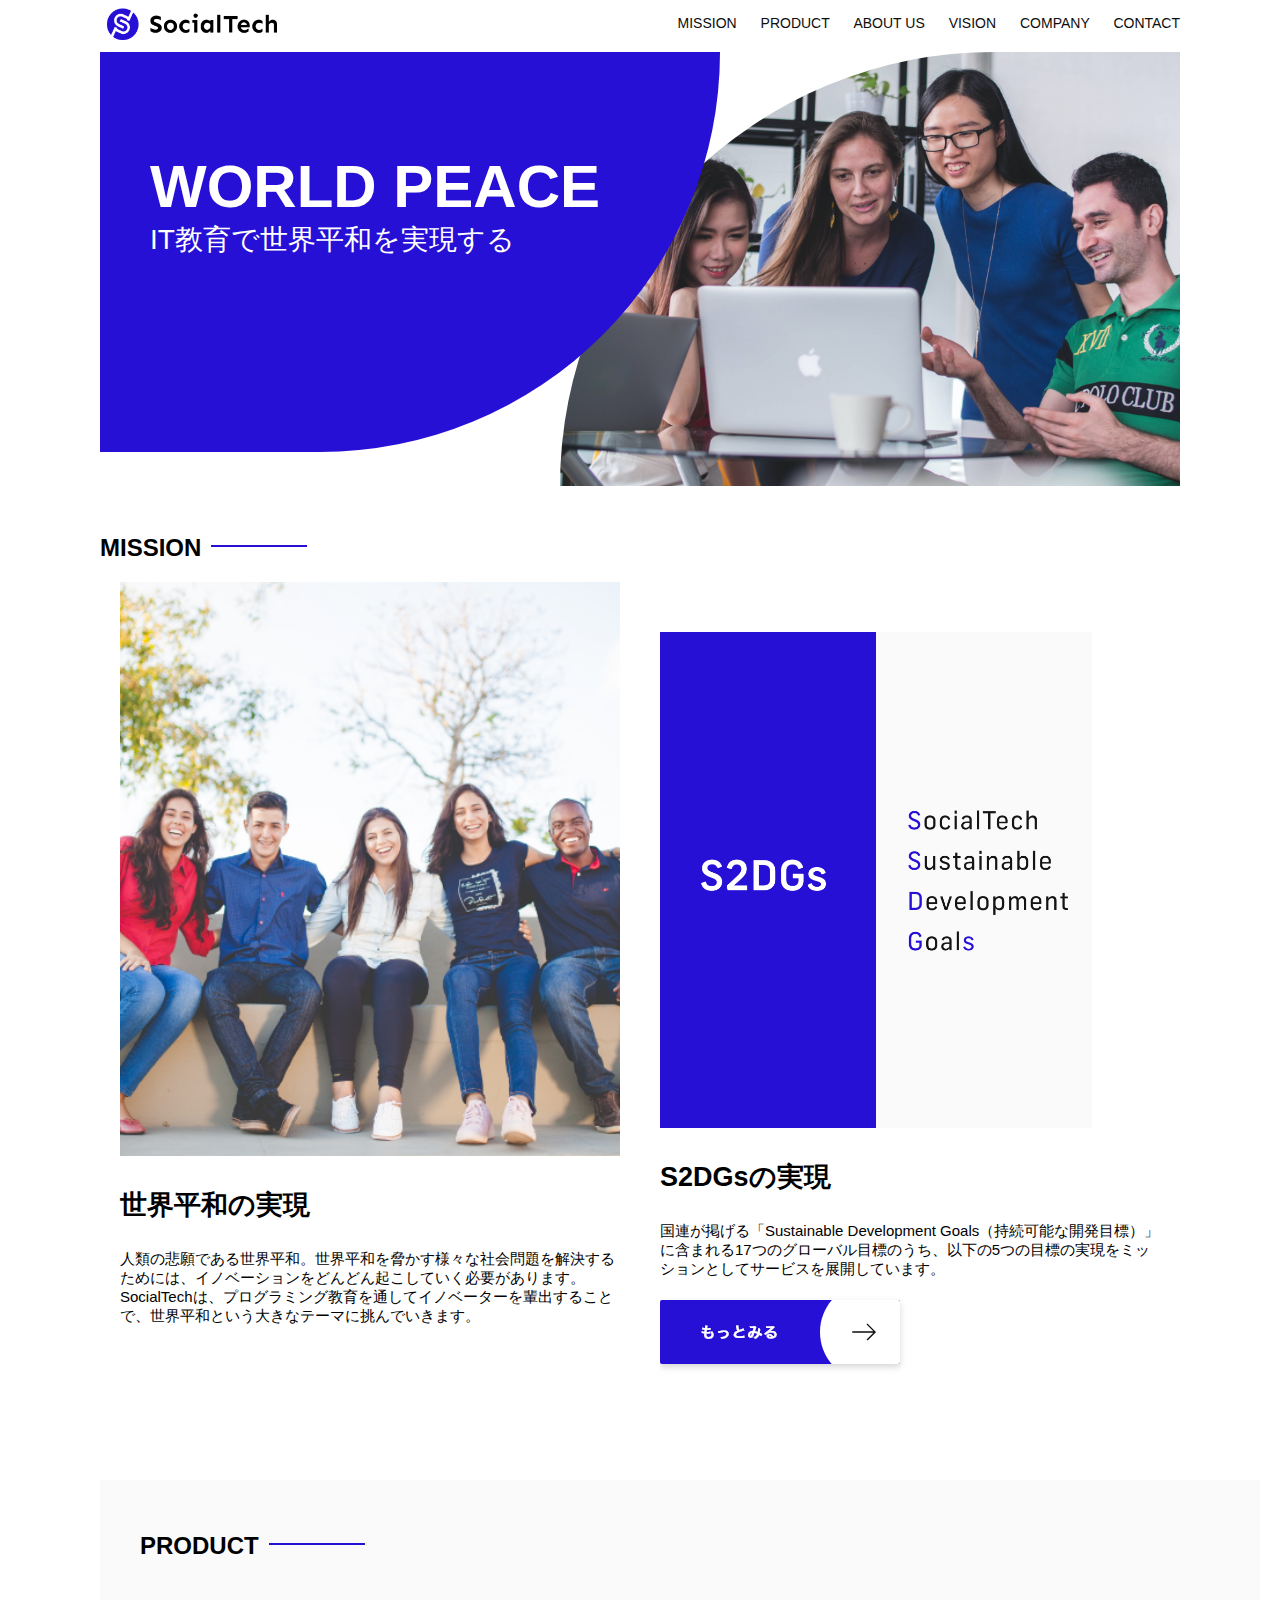
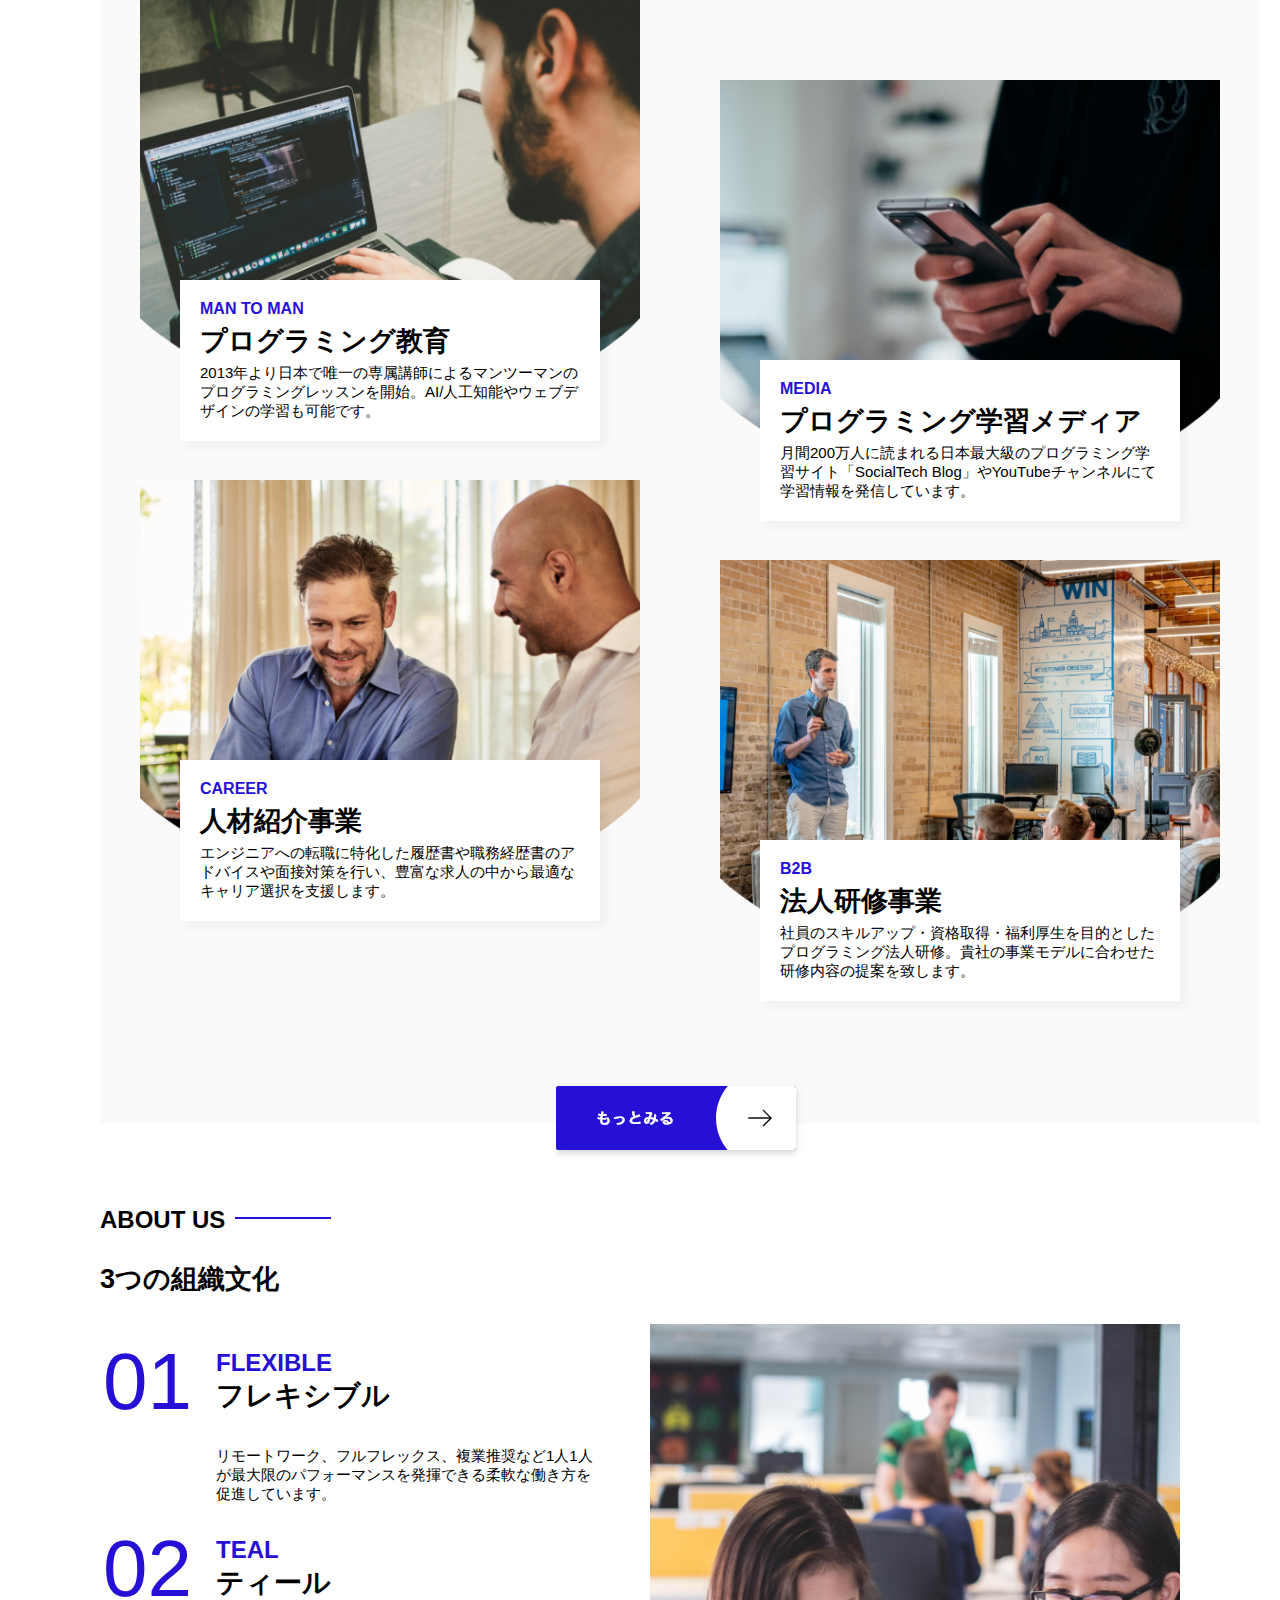
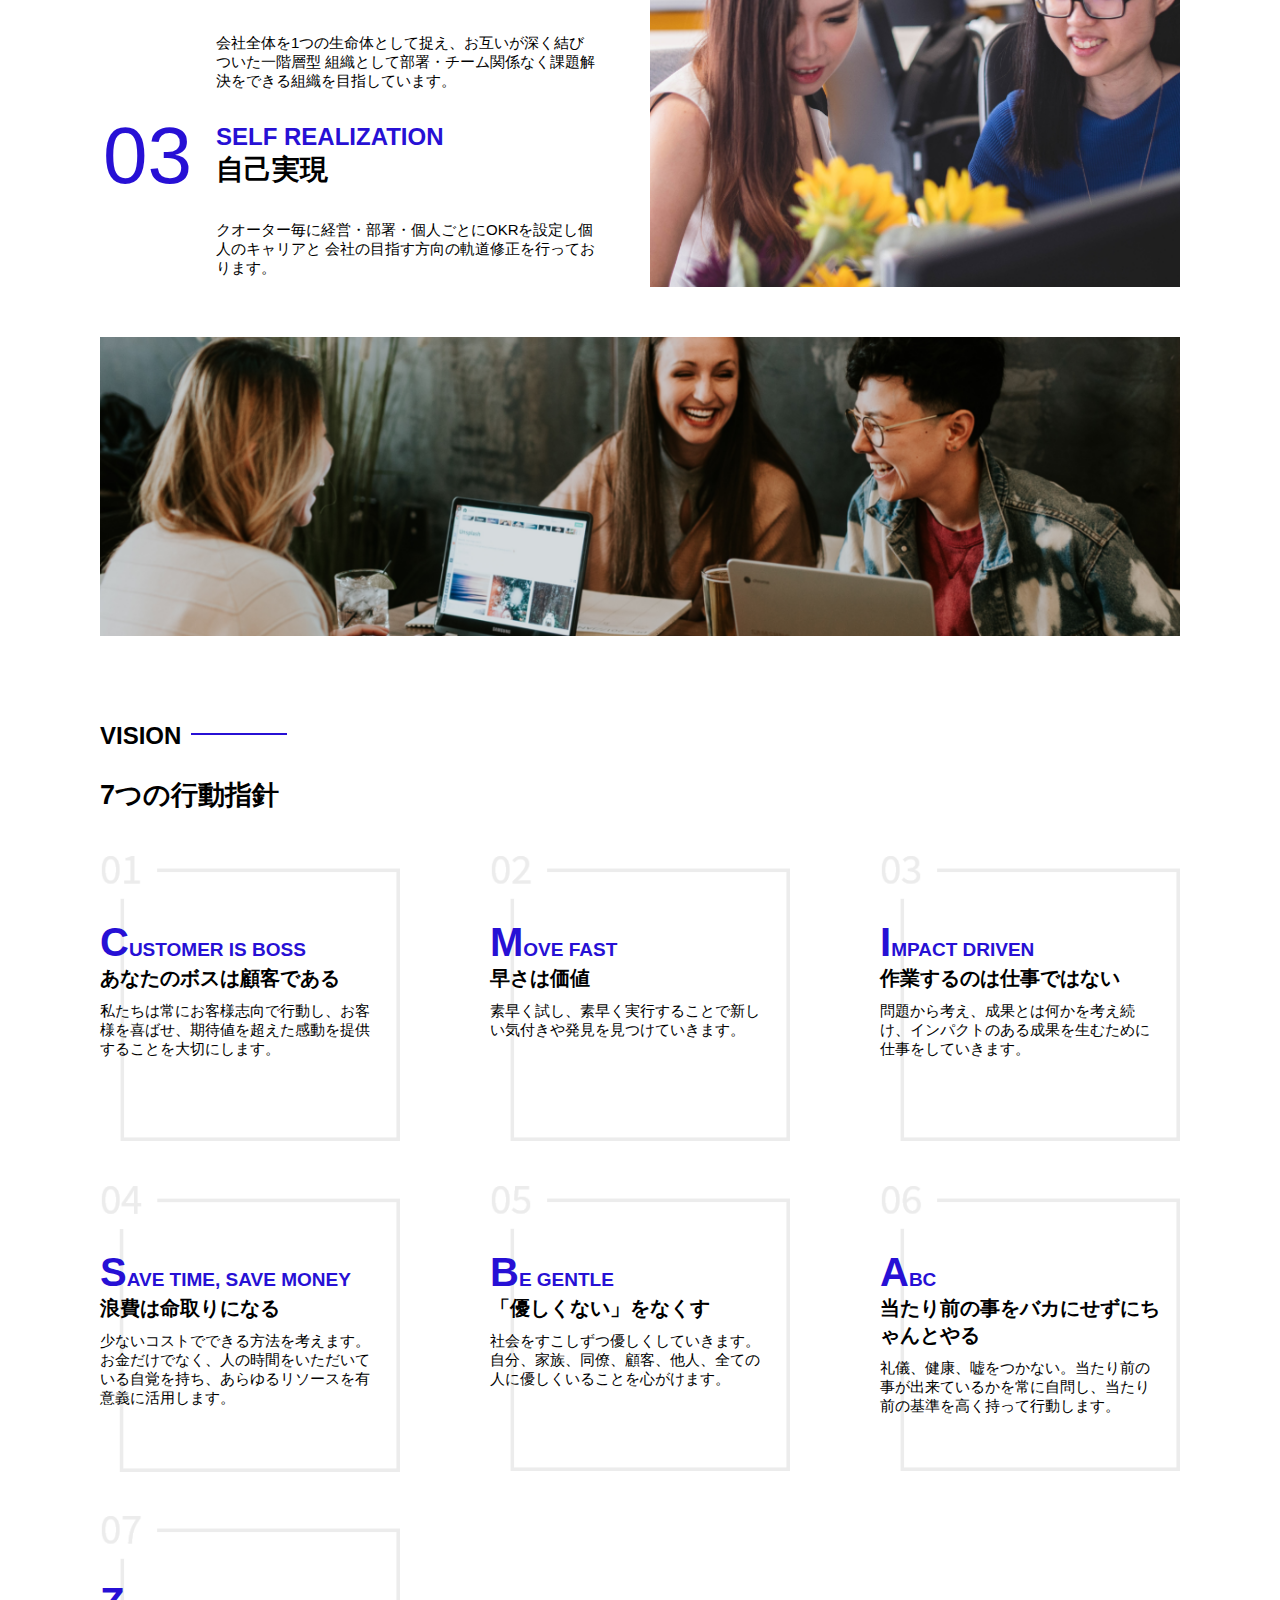
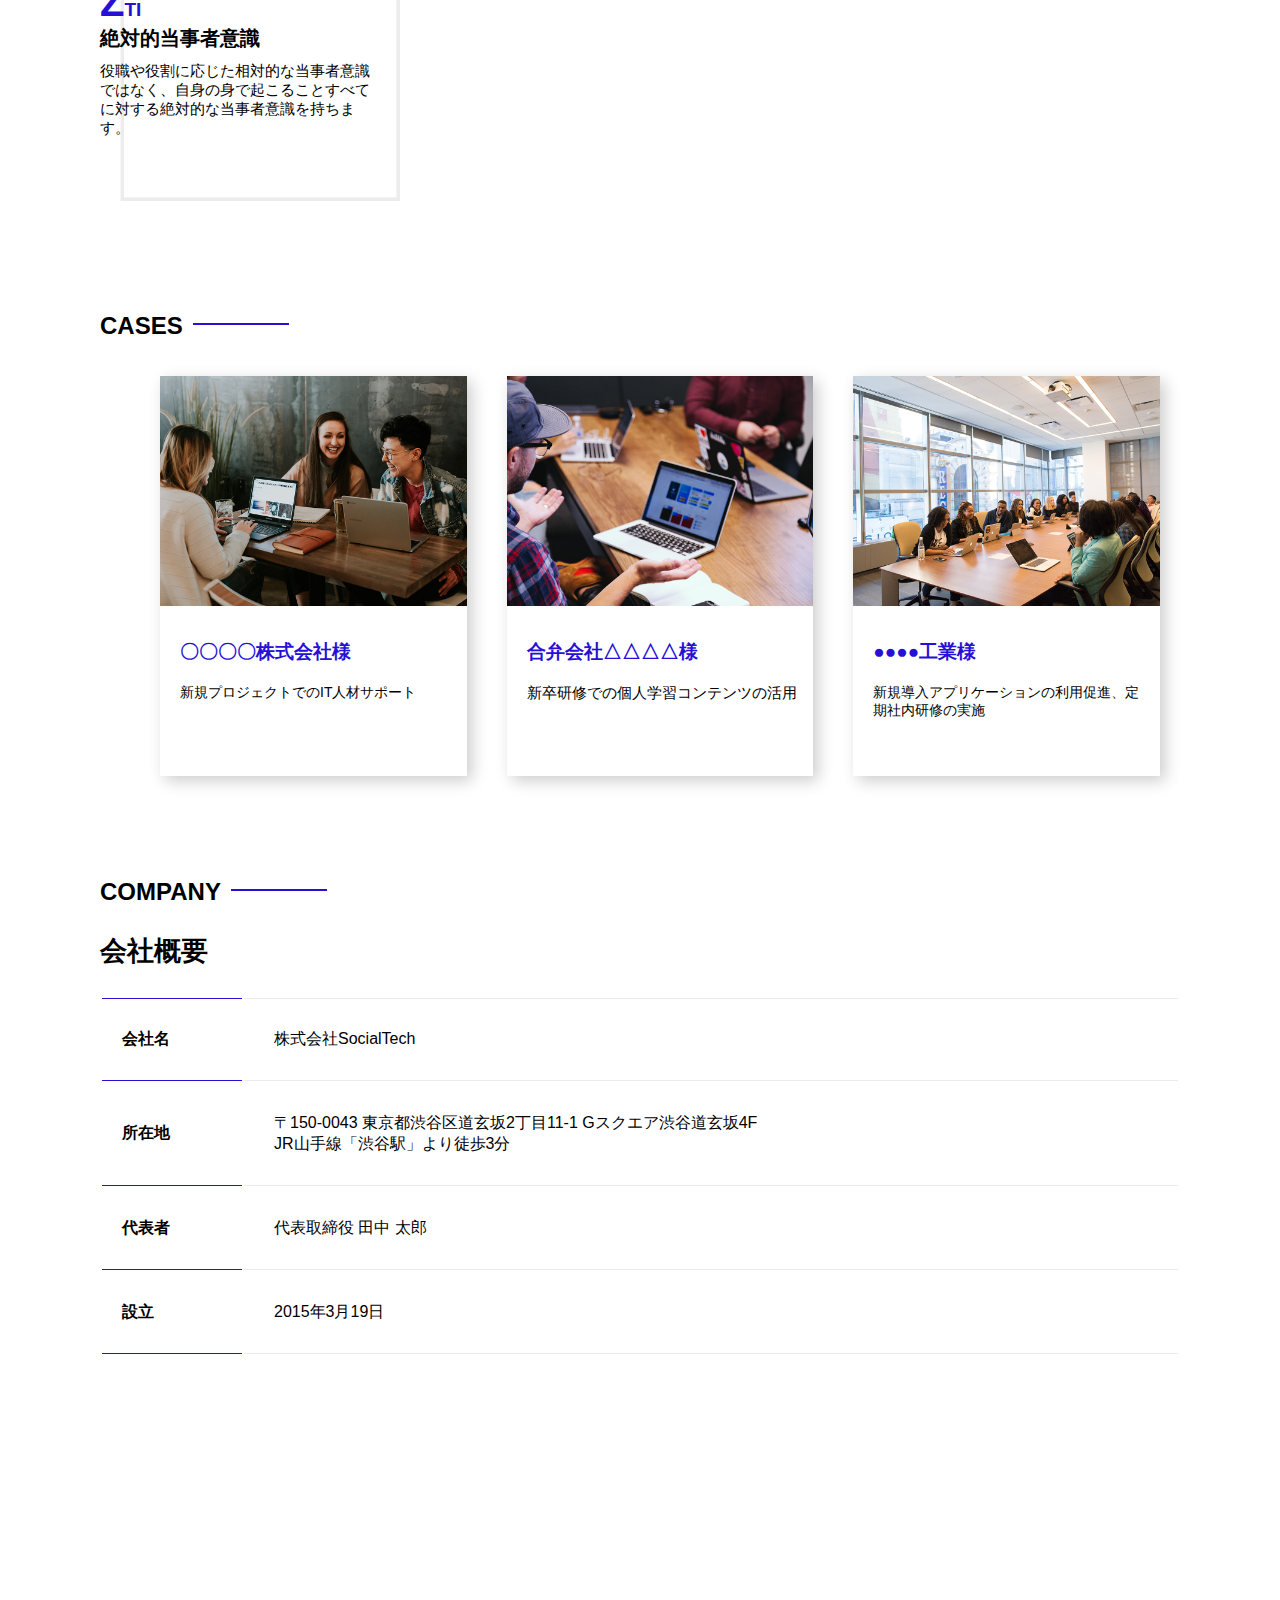
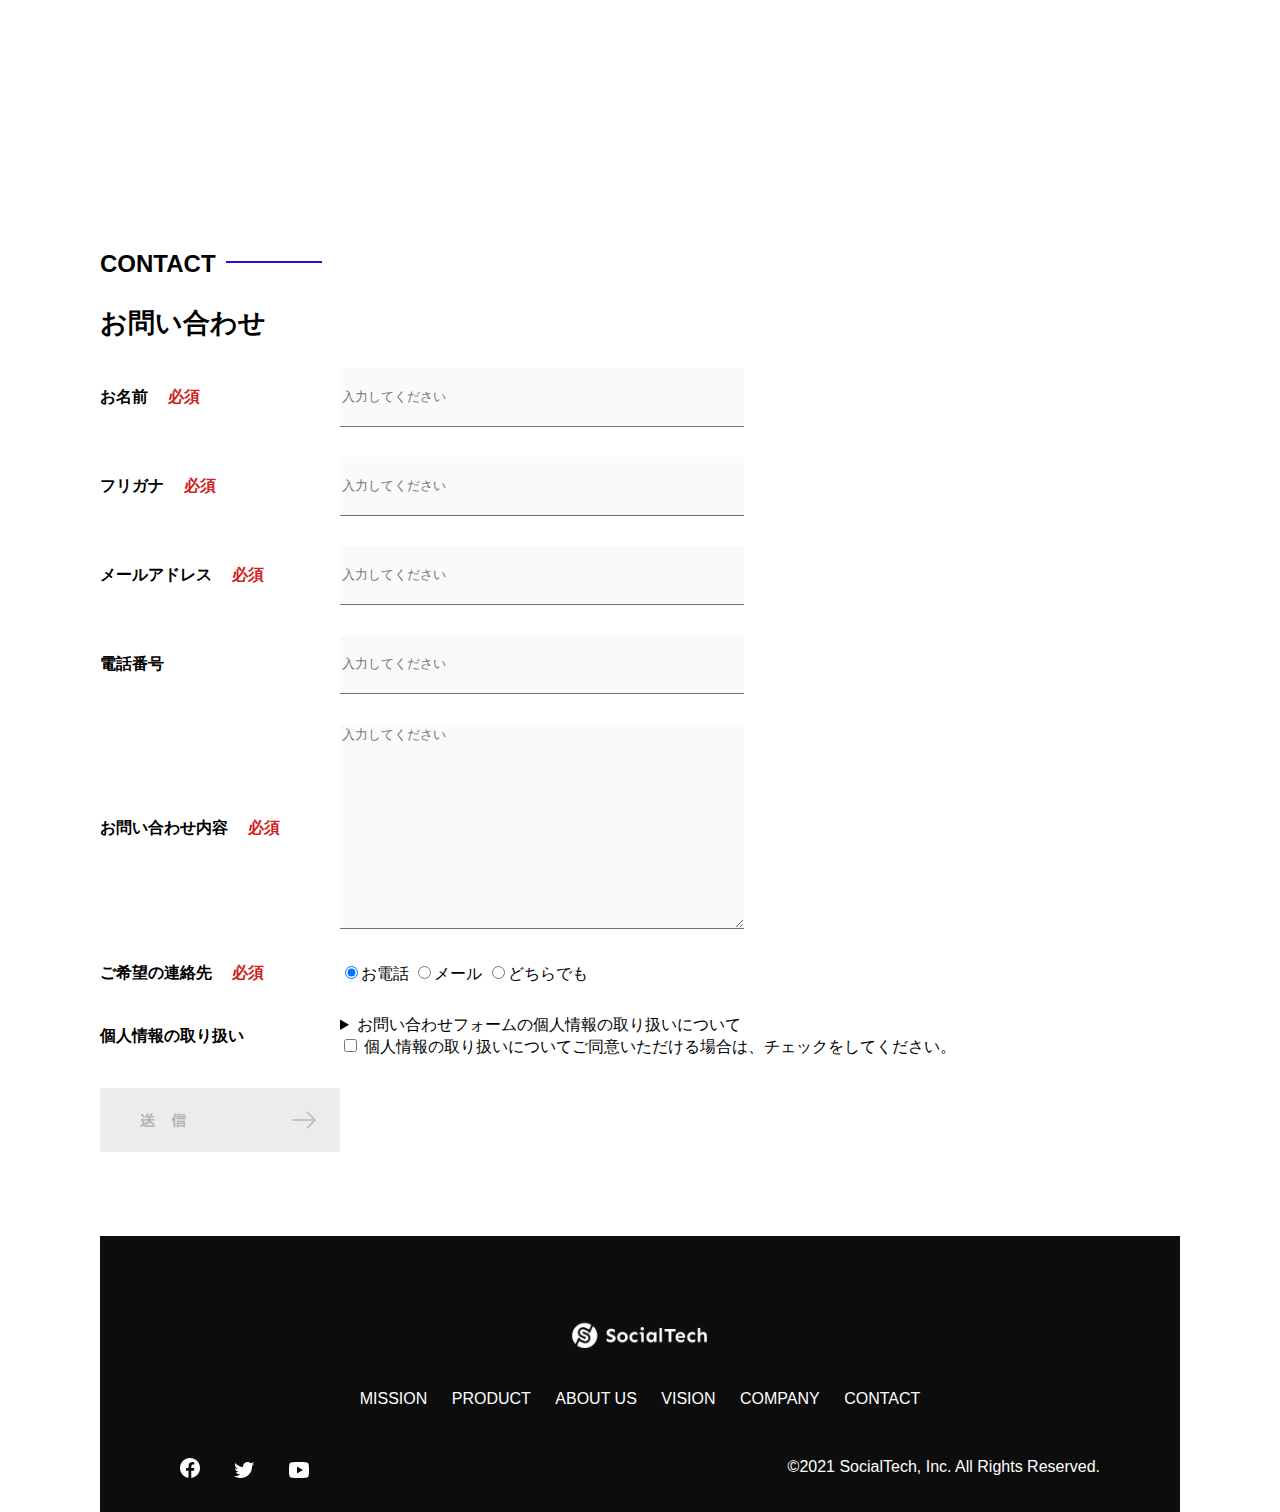
<file: kadai_012/index.html>
<!DOCTYPE html>
<html>
  <head>
    <title>SocialTech</title>
    <meta charset="UTF-8" />
    <meta
      name="description"
      content="SocialTechはEdTech業界のリーディングカンパニーを目指します。"
    />
    <meta name="viewport" content="width=device-width, initial-scale=1.0" />
    <link rel="stylesheet" href="style.css" />
  </head>
  <body>
    <!-- ヘッダー -->
    <header>
      <!-- ロゴ -->
      <a href="index.html" id="logo"
        ><img src="images/logo.png" alt="トップページに戻る"
      /></a>

      <!-- PC用ナビゲーション -->
      <nav id="nav-pc">
        <a href="mission.html">MISSION</a>
        <a href="product.html">PRODUCT</a>
        <a href="index.html#aboutus">ABOUT US</a>
        <a href="index.html#vision">VISION</a>
        <a href="index.html#company">COMPANY</a>
        <a href="index.html#contact">CONTACT</a>
      </nav>
    </header>
    <main>
      <article>
        <!-- メインビジュアル -->
        <section id="main-visual">
          <div id="main-message">
            <h1>WORLD PEACE</h1>
            <p>IT教育で世界平和を実現する</p>
          </div>
          <img
            src="images/index/index-main.png"
            alt="PCの周りに集まる多国籍の仲間たち"
          />
        </section>
        <!--ミッション-->
        <section id="mission">
          <h2 class="index-h2">MISSION</h2>
          <div id="mission-flex">
            <div>
              <img
                id="mission-photo"
                src="images/index/index-mission.png"
                alt="屋外のベンチで写真を撮影する多国籍の仲間たち"
              />
              <h3>世界平和の実現</h3>
              <p>
                人類の悲願である世界平和。世界平和を脅かす様々な社会問題を解決するためには、イノベーションをどんどん起こしていく必要があります。SocialTechは、プログラミング教育を通してイノベーターを輩出することで、世界平和という大きなテーマに挑んでいきます。
              </p>
            </div>
            <div>
              <img id="s2dgs" src="images/index/s2dgs.png" alt="S2DGs" />
              <h3>S2DGsの実現</h3>
              <p>
                国連が掲げる「Sustainable Development
                Goals（持続可能な開発目標）」に含まれる17つのグローバル目標のうち、以下の5つの目標の実現をミッションとしてサービスを展開しています。
              </p>
              <a href="mission.html">
                <img src="images/button-more.png" alt="もっとみる" />
              </a>
            </div>
          </div>
        </section>
        <!-- プロダクト -->
        <section id="product">
          <h2 class="index-h2">PRODUCT</h2>
          <div>
            <div id="product-left">
              <div>
                <img
                  class="product-photo"
                  src="images/index/index-mantoman.png"
                  alt="PCでコードを書く男性"
                />
                <div class="product-explain">
                  <span>MAN TO MAN</span>
                  <h3>プログラミング教育</h3>
                  <p>
                    2013年より日本で唯一の専属講師によるマンツーマンのプログラミングレッスンを開始。AI/人工知能やウェブデザインの学習も可能です。
                  </p>
                </div>
              </div>
              <div>
                <img
                  class="product-photo"
                  src="images/index/index-career.png"
                  alt="笑顔で話し合う2人の男性"
                />
                <div class="product-explain">
                  <span>CAREER</span>
                  <h3>人材紹介事業</h3>
                  <p>
                    エンジニアへの転職に特化した履歴書や職務経歴書のアドバイスや面接対策を行い、豊富な求人の中から最適なキャリア選択を支援します。
                  </p>
                </div>
              </div>
            </div>
            <div id="product-right">
              <div>
                <img
                  class="product-photo"
                  src="images/index/index-media.png"
                  alt="スマートフォンを操作する人"
                />
                <div class="product-explain">
                  <span>MEDIA</span>
                  <h3>プログラミング学習メディア</h3>
                  <p>
                    月間200万人に読まれる日本最大級のプログラミング学習サイト「SocialTech
                    Blog」やYouTubeチャンネルにて学習情報を発信しています。
                  </p>
                </div>
              </div>
              <div>
                <img
                  class="product-photo"
                  src="images/index/index-b2b.png"
                  alt="講演中の男性とそれを聴く人々"
                />
                <div class="product-explain">
                  <span>B2B</span>
                  <h3>法人研修事業</h3>
                  <p>
                    社員のスキルアップ・資格取得・福利厚生を目的としたプログラミング法人研修。貴社の事業モデルに合わせた研修内容の提案を致します。
                  </p>
                </div>
              </div>
            </div>
          </div>
          <div>
            <a id="product-more" href="product.html">
              <img src="images/button-more.png" alt="もっとみる" />
            </a>
          </div>
        </section>
        <!---ABOUT US-->
        <section id="aboutus">
          <h2 class="index-h2">ABOUT US</h2>
          <h3>3つの組織文化</h3>
          <div>
            <table class="culture-table">
              <tr>
                <td>
                  <span class="culture-num">01</span>
                </td>
                <td>
                  <span class="culture-en">FLEXIBLE</span>
                  <span class="culture-jp">フレキシブル</span>
                </td>
              </tr>
              <tr>
                <td>
                  <!--空のセル-->
                </td>
                <td>
                  <p class="culture-description">
                    リモートワーク、フルフレックス、複業推奨など1人1人が最大限のパフォーマンスを発揮できる柔軟な働き方を促進しています。
                  </p>
                </td>
              </tr>
              <tr>
                <td>
                  <span class="culture-num">02</span>
                </td>
                <td>
                  <span class="culture-en">TEAL</span>
                  <span class="culture-jp">ティール</span>
                </td>
              </tr>
              <tr>
                <td>
                  <!--空のセル-->
                </td>
                <td>
                  <p class="culture-description">
                    会社全体を1つの生命体として捉え、お互いが深く結びついた一階層型
                    組織として部署・チーム関係なく課題解決をできる組織を目指しています。
                  </p>
                </td>
              </tr>
              <tr>
                <td>
                  <span class="culture-num">03</span>
                </td>
                <td>
                  <span class="culture-en">SELF REALIZATION</span>
                  <span class="culture-jp">自己実現</span>
                </td>
              </tr>
              <tr>
                <td>
                  <!--空のセル-->
                </td>
                <td>
                  <p class="culture-description">
                    クオーター毎に経営・部署・個人ごとにOKRを設定し個人のキャリアと
                    会社の目指す方向の軌道修正を行っております。
                  </p>
                </td>
              </tr>
            </table>
            <img
              class="culture-img"
              src="images/index/index-aboutus1.png"
              alt="笑顔で話し合う2人の女性"
            />
          </div>
          <img
            class="culture-img2"
            src="images/index/index-aboutus2.png"
            alt="笑顔で話し合う3人の男女"
          />
        </section>
        <!-- VISION -->
        <section id="vision">
          <h2 class="index-h2">VISION</h2>
          <h3>7つの行動指針</h3>
          <div>
            <div class="vision-box">
              <img src="images/index/vision-01.png" alt="01" />
              <span>
                <h4>CUSTOMER IS BOSS</h4>
                <h5>あなたのボスは顧客である</h5>
                <p>
                  私たちは常にお客様志向で行動し、お客様を喜ばせ、期待値を超えた感動を提供することを大切にします。
                </p>
              </span>
            </div>
            <div class="vision-box">
              <img src="images/index/vision-02.png" alt="02" />
              <span>
                <h4>MOVE FAST</h4>
                <h5>早さは価値</h5>
                <p>
                  素早く試し、素早く実行することで新しい気付きや発見を見つけていきます。
                </p>
              </span>
            </div>
            <div class="vision-box">
              <img src="images/index/vision-03.png" alt="03" />
              <span>
                <h4>IMPACT DRIVEN</h4>
                <h5>作業するのは仕事ではない</h5>
                <p>
                  問題から考え、成果とは何かを考え続け、インパクトのある成果を生むために仕事をしていきます。
                </p>
              </span>
            </div>
            <div class="vision-box">
              <img src="images/index/vision-04.png" alt="04" />
              <span>
                <h4>SAVE TIME, SAVE MONEY</h4>
                <h5>浪費は命取りになる</h5>
                <p>
                  少ないコストでできる方法を考えます。お金だけでなく、人の時間をいただいている自覚を持ち、あらゆるリソースを有意義に活用します。
                </p>
              </span>
            </div>
            <div class="vision-box">
              <img src="images/index/vision-05.png" alt="05" />
              <span>
                <h4>BE GENTLE</h4>
                <h5>「優しくない」をなくす</h5>
                <p>
                  社会をすこしずつ優しくしていきます。自分、家族、同僚、顧客、他人、全ての人に優しくいることを心がけます。
                </p>
              </span>
            </div>
            <div class="vision-box">
              <img src="images/index/vision-06.png" alt="06" />
              <span>
                <h4>ABC</h4>
                <h5>当たり前の事をバカにせずにちゃんとやる</h5>
                <p>
                  礼儀、健康、嘘をつかない。当たり前の事が出来ているかを常に自問し、当たり前の基準を高く持って行動します。
                </p>
              </span>
            </div>
            <div class="vision-box">
              <img src="images/index/vision-07.png" alt="07" />
              <span>
                <h4>ZTI</h4>
                <h5>絶対的当事者意識</h5>
                <p>
                  役職や役割に応じた相対的な当事者意識ではなく、自身の身で起こることすべてに対する絶対的な当事者意識を持ちます。
                </p>
              </span>
            </div>
          </div>
        </section>

        <!-- CASES -->
        <section id="cases">
           <h2 class="index-h2">CASES</h2>

           <ul>
            <li class="case-card">
              <img class="case-img" src="images\index\case-1.png" alt="仲良く語り合う3人">
              <div class="case-info">
               <h3 class="case-name">〇〇〇〇株式会社様</h3>
               <p class="case-content">新規プロジェクトでのIT人材サポート</p>
             </div>
            </li>

            <li class="case-card">
             <img class="case-img" src="images\index\case-2.png" alt="PCでコンテンツを見る">
             <div class="case-info">
               <h3 class="case-name">合弁会社△△△△様</h3>
               <p class="case^comtemt">新卒研修での個人学習コンテンツの活用</p>
             </div>
            </li>

            <li class="case-card">
             <img class="case-img" src="images\index\case-3.png" alt="社内研修中の会議室">
             <div class="case-info">
              <h3 class="case-name">●●●●工業様</h3>
              <p class="case-content">新規導入アプリケーションの利用促進、定期社内研修の実施</p>
            </div>
            </li>
           </ul>
        </section>

          


        <!-- COMPANY -->
        <section id="company">
          <h2 class="index-h2">COMPANY</h2>
          <h3>会社概要</h3>
          <table id="company-table">
            <tr>
              <th class="tableheader-first">会社名</th>
              <td class="cell-first">株式会社SocialTech</td>
            </tr>
            <tr>
              <th class="tableheader">所在地</th>
              <td class="cell">
                〒150-0043 東京都渋谷区道玄坂2丁目11-1 Gスクエア渋谷道玄坂4F<br />JR山手線「渋谷駅」より徒歩3分
              </td>
            </tr>
            <tr>
              <th class="tableheader">代表者</th>
              <td class="cell">代表取締役 田中 太郎</td>
            </tr>
            <tr>
              <th class="tableheader">設立</th>
              <td class="cell">2015年3月19日</td>
            </tr>
          </table>
          <iframe
            src="https://www.google.com/maps/embed?pb=!1m18!1m12!1m3!1d3241.7759544892483!2d139.69399665123464!3d35.65789123876098!2m3!1f0!2f0!3f0!3m2!1i1024!2i768!4f13.1!3m3!1m2!1s0x60188caa0042e8d1%3A0xba130bea826a7aa2!2z44CSMTUwLTAwNDMg5p2x5Lqs6YO95riL6LC35Yy66YGT546E5Z2C77yS5LiB55uu77yR77yR4oiS77yR!5e0!3m2!1sja!2sjp!4v1636872991912!5m2!1sja!2sjp"
            style="border: 0"
            allowfullscreen=""
            loading="lazy"
          >
          </iframe>
        </section>
        <!-- お問い合わせフォーム -->
        <section id="contact">
          <h2 class="index-h2">CONTACT</h2>
          <h3>お問い合わせ</h3>
          <form>
            <div>
              <div class="contact-heading">
                <label class="contact-label"
                  >お名前<span class="contact-span">必須</span></label
                >
              </div>
              <div class="contact-form">
                <input
                  type="text"
                  name="name"
                  placeholder="入力してください"
                  class="contact-textbox"
                />
              </div>
            </div>
            <div>
              <div class="contact-heading">
                <label class="contact-label"
                  >フリガナ<span class="contact-span">必須</span></label
                >
              </div>
              <div>
                <input
                  type="text"
                  name="hurigana"
                  placeholder="入力してください"
                  class="contact-textbox"
                />
              </div>
            </div>
            <div>
              <div class="contact-heading">
                <label class="contact-label"
                  >メールアドレス<span class="contact-span">必須</span></label
                >
              </div>
              <div>
                <input
                  type="text"
                  name="email"
                  placeholder="入力してください"
                  class="contact-textbox"
                />
              </div>
            </div>
            <div>
              <div class="contact-heading">
                <label class="contact-label">電話番号</label>
              </div>
              <div>
                <input
                  type="text"
                  name="tel"
                  placeholder="入力してください"
                  class="contact-textbox"
                />
              </div>
            </div>
            <div>
              <div class="contact-heading">
                <label class="contact-label"
                  >お問い合わせ内容<span class="contact-span">必須</span></label
                >
              </div>
              <div>
                <textarea
                  class="contact-textarea"
                  placeholder="入力してください"
                  name="message"
                ></textarea>
              </div>
            </div>
            <div>
              <div class="contact-heading">
                <label class="contact-label"
                  >ご希望の連絡先<span class="contact-span">必須</span></label
                >
              </div>
              <div>
                <input
                  class="radiobutton"
                  type="radio"
                  value="tel"
                  name="contact"
                  checked
                /><label>お電話</label>
                <input
                  class="radiobutton"
                  type="radio"
                  value="mail"
                  name="contact"
                /><label>メール</label>
                <input
                  class="radiobutton"
                  type="radio"
                  value="both"
                  name="contact"
                /><label>どちらでも</label>
              </div>
            </div>
            <div>
              <div class="contact-heading">
                <label class="contact-label">個人情報の取り扱い</label>
              </div>
              <div>
                <details>
                  <summary>
                    お問い合わせフォームの個人情報の取り扱いについて
                  </summary>
                  <div>
                    <span>１．組織の名称又は氏名</span><br />
                    株式会社SocialTech<br /><br />
                    <span
                      >２．個人情報保護管理者（若しくはその代理人）の氏名又は職名、所属及び連絡先
                      鈴木 一郎 コーポレート部</span
                    ><br />
                    メールアドレス：support@socialtech.net<br />
                    TEL：03-xxxx-xxxx<br />
                    <span>３．個人情報の利用目的</span><br />
                    ・本サービス及び本サービスに関連する情報の提供又はそれらに関する連絡のため<br />
                    ・ユーザーの本人確認のため<br />
                    ・当社サービスのご案内のため<br />
                    ・当社の商品等の広告または宣伝（電子メールによるものを含むものとします。）<br /><br />
                    <span>４．個人情報の取り扱い業務の委託</span><br />
                    個人情報の取扱業務の全部または一部を外部に業務委託する場合があります。<br />
                    その際、弊社は、個人情報を適切に保護できる管理体制を敷き実行していることを条件として<br />
                    委託先を厳選したうえで、機密保持契約を委託先と締結し、お客様の個人情報を厳密に管理させます。<br /><br />
                    <span>５．個人情報の開示等の請求</span><br />
                    お客様は、弊社に対してご自身の個人情報の開示等（利用目的の通知、開示、内容の訂正・追加・削除、利用の停止または消去、第三者への提供の停止）に関して、当社問合わせ窓口に申し出ることができます。<br />
                    その際、弊社はお客様ご本人を確認させていただいたうえで、合理的な期間内に対応いたします。<br /><br />
                    なお、個人情報に関する弊社問合わせ先は、次の通りです。<br /><br />
                    株式会社SocialTech　個人情報問合せ窓口<br />
                    〒150-0043　東京都渋谷区道玄坂2丁目11-1 Ｇスクエア渋谷道玄坂
                    4F<br />
                    メールアドレス：support@socialtech.net　TEL：03-xxxx-xxxx<br /><br />
                    <span>６．個人情報を提供されることの任意性について</span
                    ><br /><br />
                    お客様がご自身の個人情報を弊社に提供されるか否かは、お客様のご判断によりますが、もしご提供されない場合には、適切なサービスが提供できない場合がありますので予めご了承ください。
                  </div>
                </details>
                <input type="checkbox" name="agree" />
                <span
                  >個人情報の取り扱いについてご同意いただける場合は、チェックをしてください。</span
                >
              </div>
            </div>
            <input
              type="image"
              value="Submit"
              src="images/button-submit.png"
              alt="送信する"
            />
          </form>
        </section>
      </article>
      <footer>
        <div id="footer-logo">
          <img src="images/logo-sp.png" alt="SocialTech" />
        </div>
        <div id="footer-link">
          <a href="mission.html">MISSION</a>
          <a href="product.html">PRODUCT</a>
          <a href="index.html#aboutus">ABOUT US</a>
          <a href="index.html#vision">VISION</a>
          <a href="index.html#company">COMPANY</a>
          <a href="index.html#contact">CONTACT</a>
        </div>
        <div id="sns-footer">
          <a href="https://www.facebook.com/sejuku2013"
            ><img src="images/button-facebook.png" alt="Facebookのリンク"
          /></a>
          <a href="https://twitter.com/samuraijuku"
            ><img src="images/button-twitter.png" alt="Twitterのリンク"
          /></a>
          <a href="https://www.youtube.com/channel/UCCFOQO5aDK0xXam4cUQXT8g"
            ><img src="images/button-youtube.png" alt="YouTubeのリンク"
          /></a>
          <span id="copyright"
            >&copy;2021 SocialTech, Inc. All Rights Reserved.
          </span>
        </div>
      </footer>
    </main>
  </body>
</html>
</file>
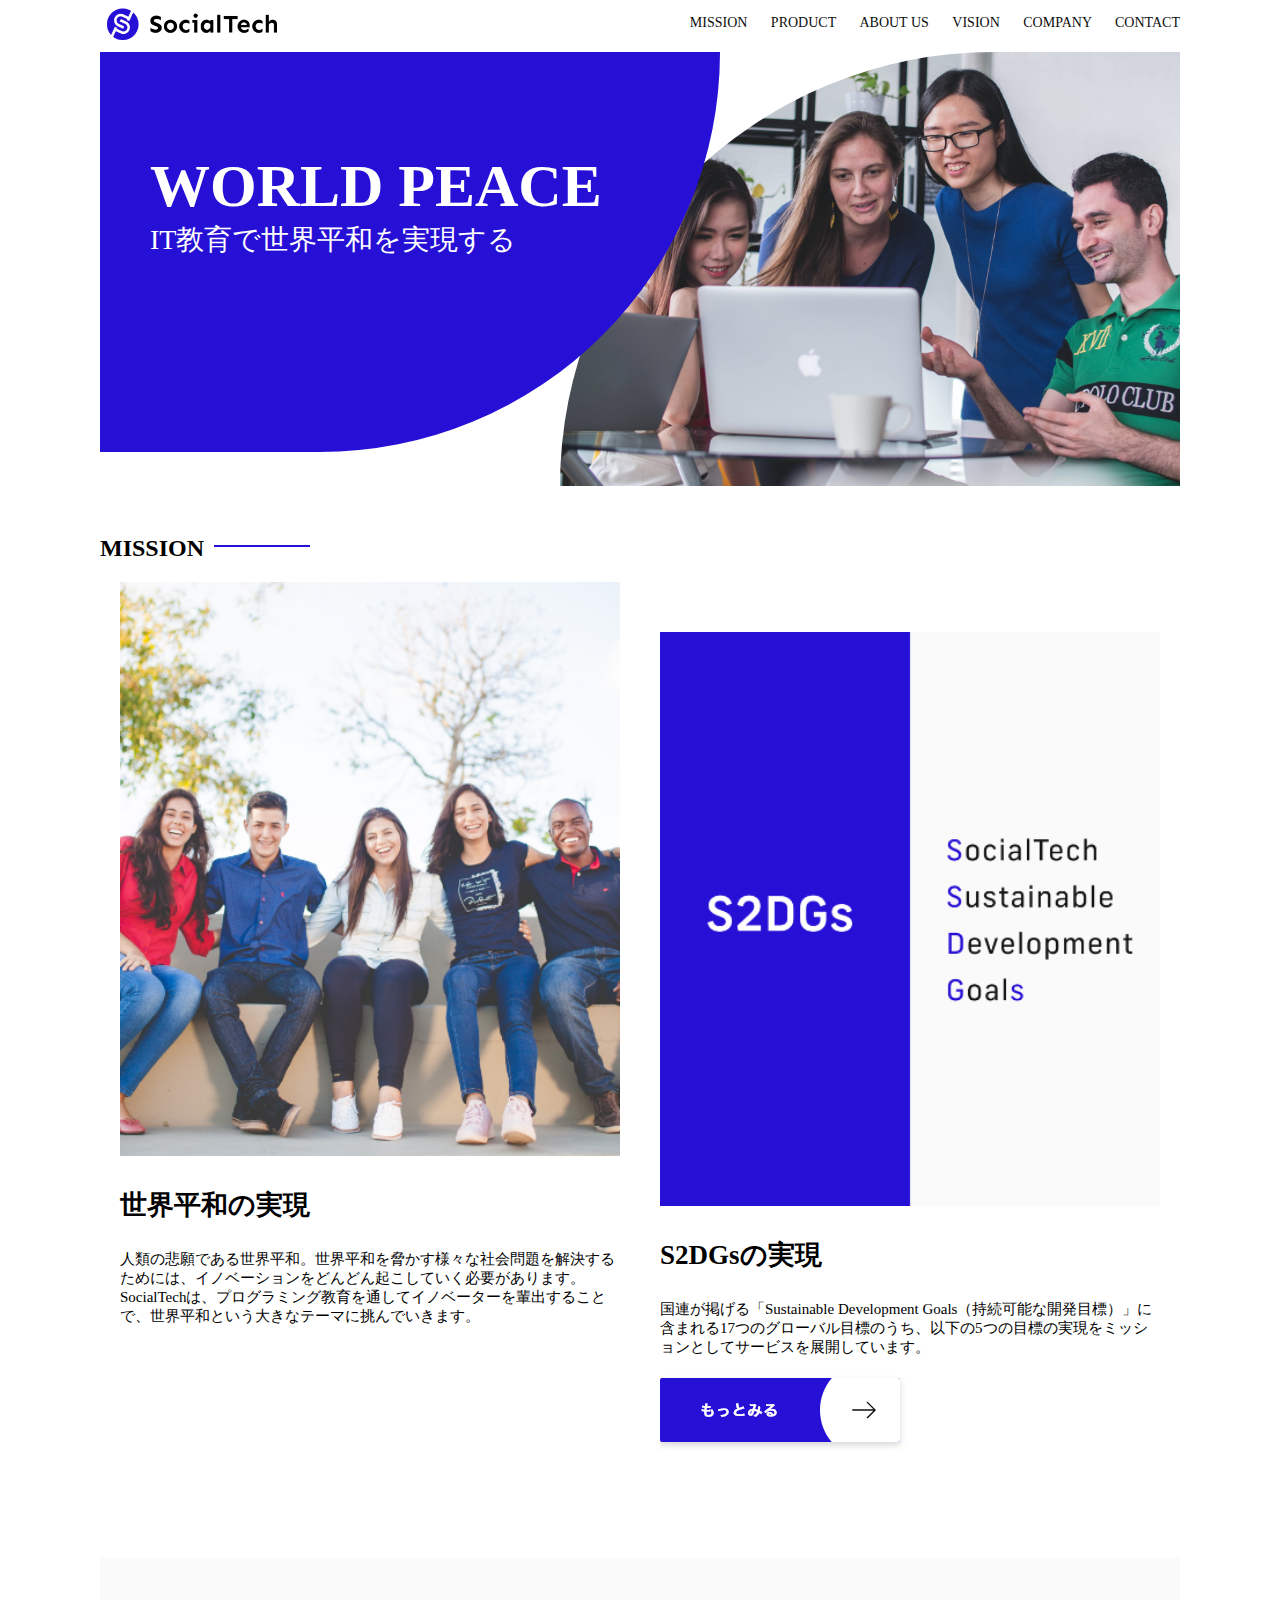
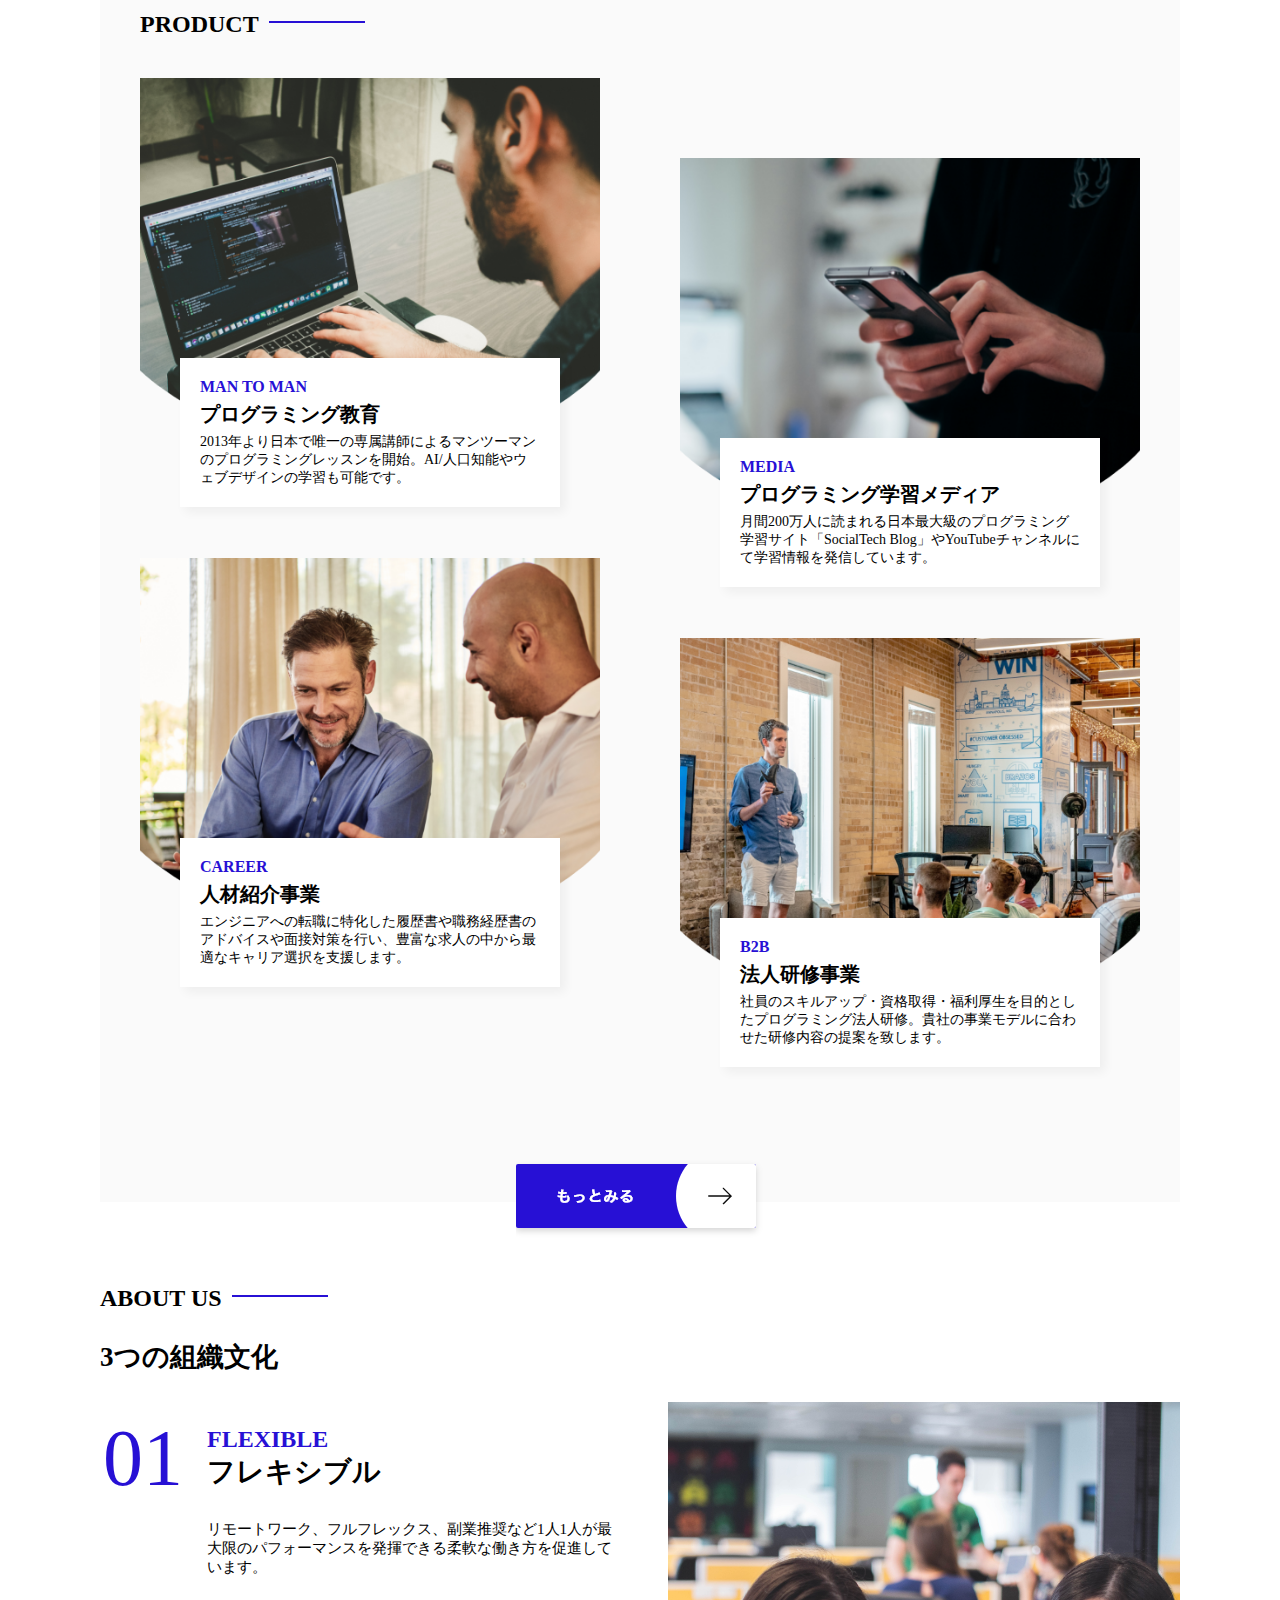
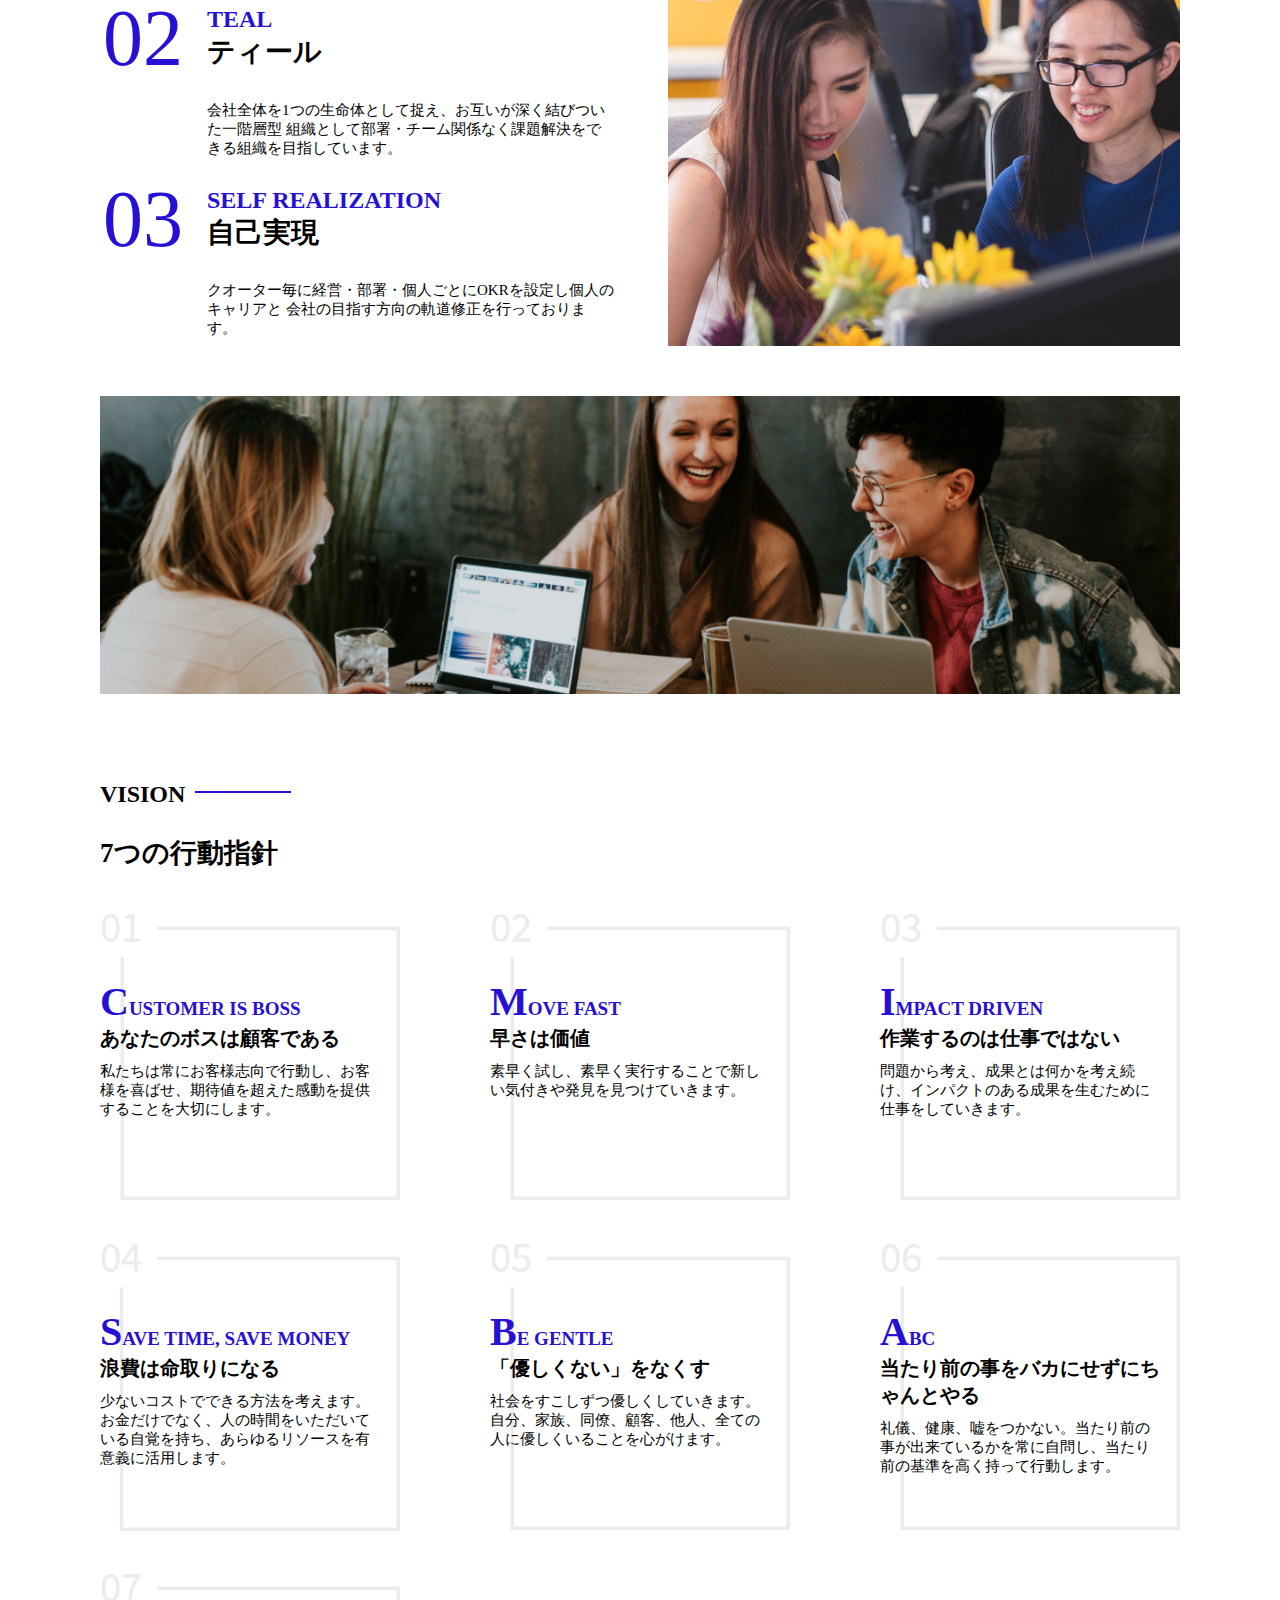
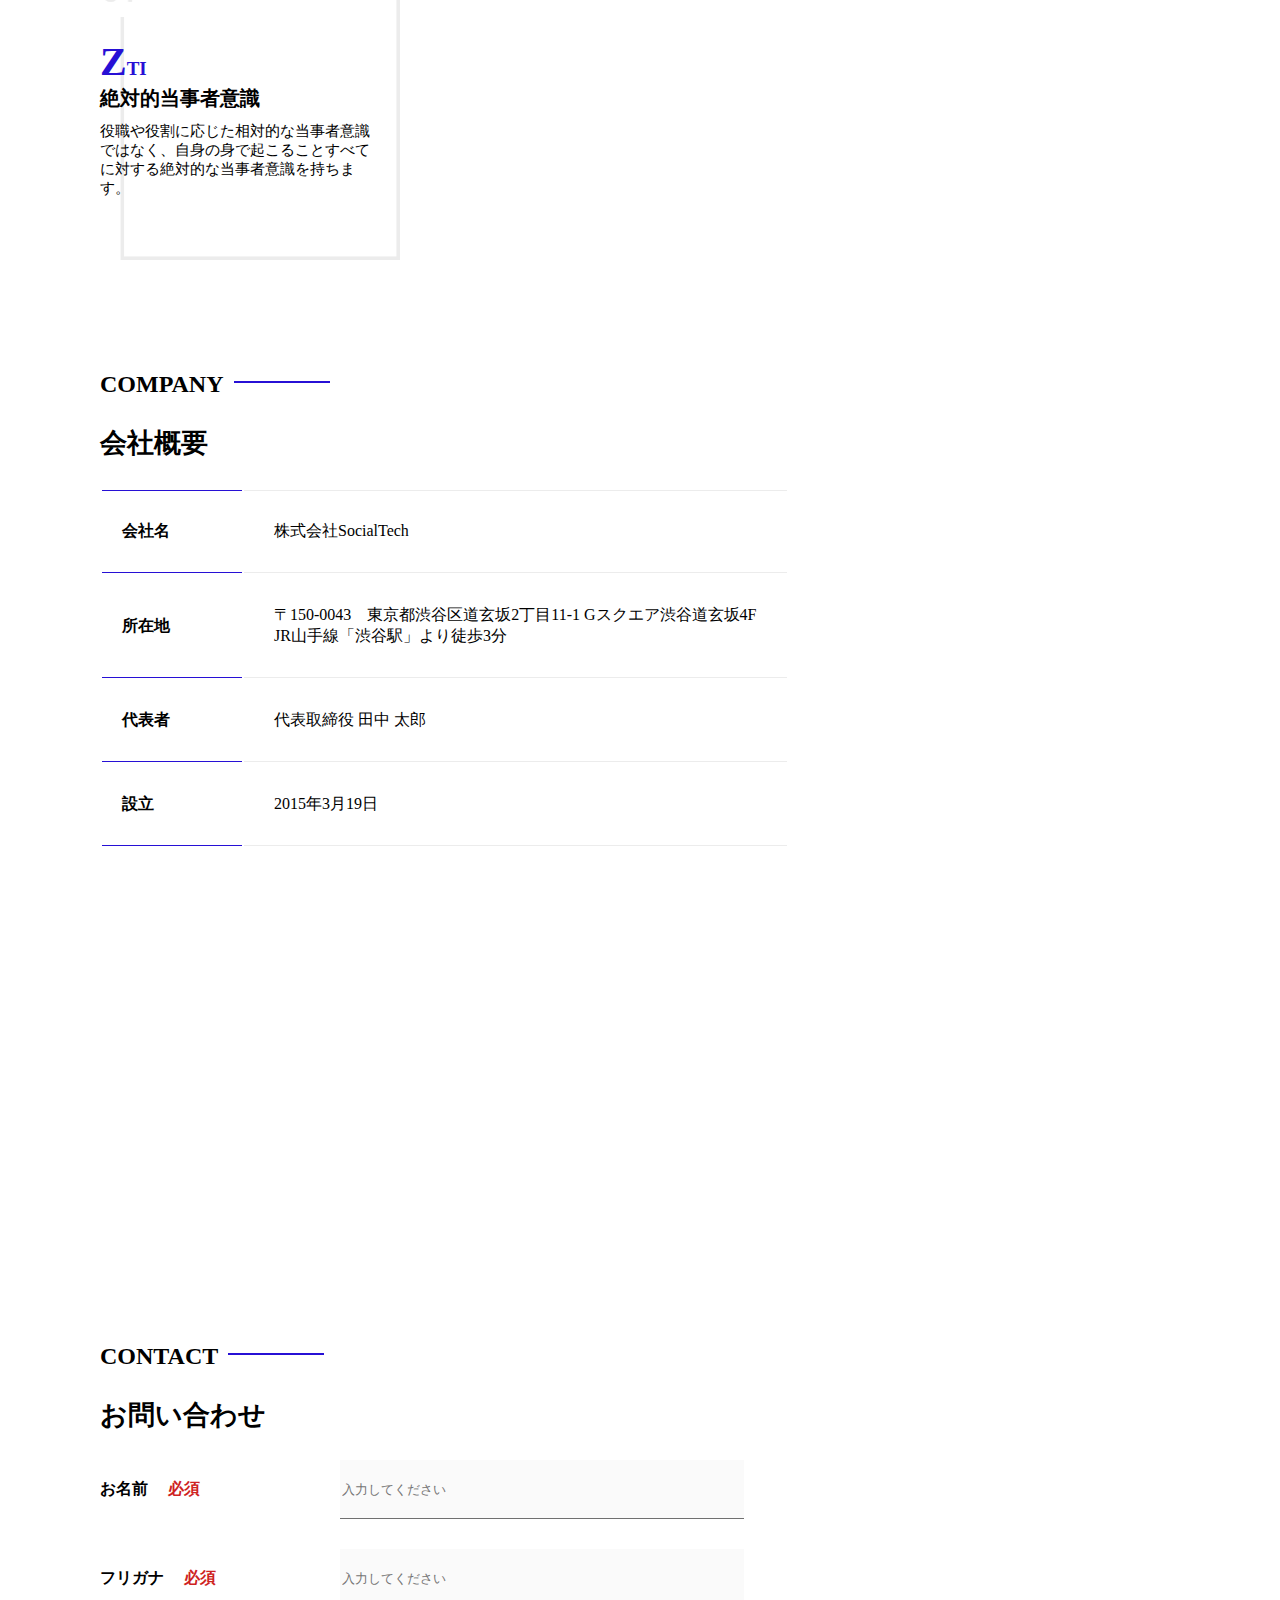
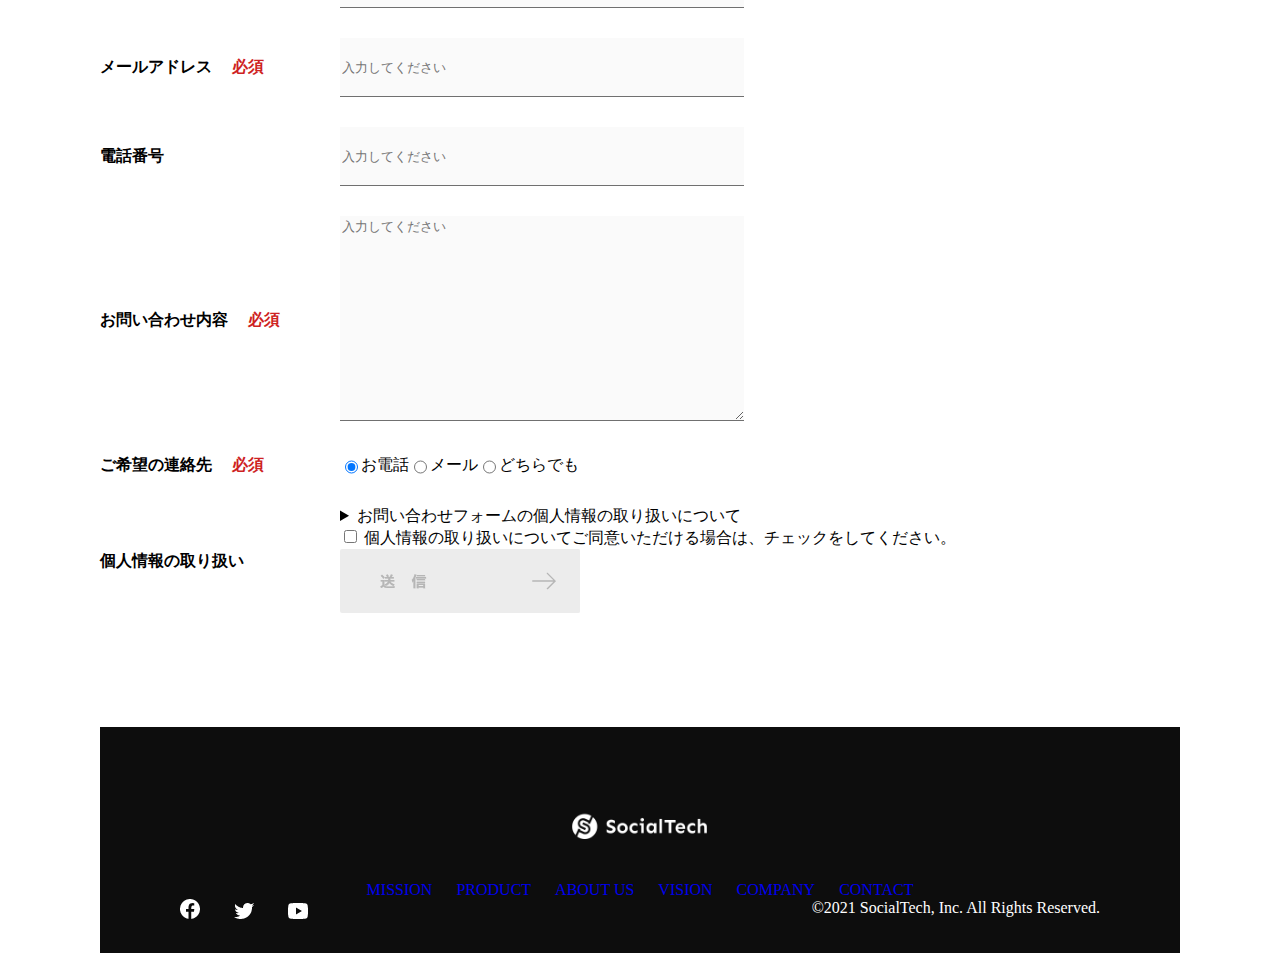
<file: kadai_tutorial_output/socialtech/index.html>
<!DOCTYPE html>
<html>

    <head>
        <title>SocialTech</title>
        <meta charset="UTF-8">
        <meta name="description" content="SocialTechはEdTech業界のリーディングカンパニーを目指します。">
        <meta name="viewport" content="width=device-width, initial-scale=1.0">
        <link rel="stylesheet" href="style.css">
    </head>

    <body>
      <header>
            <!--ロゴ-->
            <a href="index.html" id="logo"><img src="images/logo.png" alt="トップページに戻る"></a>

            <!--PC用ナビゲーション-->
            <nav id="nav-pc">
                <a href="mission.html">MISSION</a>
                <a href="product.html">PRODUCT</a>
                <a href="index.html#aboutus">ABOUT US</a>
                <a href="index.html#vision">VISION</a>
                <a href="index.html#company">COMPANY</a>
                <a href="index.html#vontact">CONTACT</a>  
            </nav>

            <!-- スマホ用メニューボタン -->
            <img id="menu-sp" src="images/button-menu.png" alt="ナビゲーションを開く" onclick="document.getElementById('nav-sp').style.display = 'block'">
            <!-- スマホ用ナビゲーション -->
         <nav id="nav-sp">
          <img id="close" src="images/button-close.png" alt="ナビゲーションを閉じる" onclick="document.getElementById('nav-sp').style.display = 'none'">
          <a id="logo-sp" href="index.html" onclick="document.getElementById('nav-sp').style.display = 'none'"><img
              src="images/logo-sp.png" alt="トップページに戻る"></a>
          <a class="menu" href="mission.html" onclick="document.getElementById('nav-sp').style.display = 'none'">MISSION</a>
          <a class="menu" href="product.html" onclick="document.getElementById('nav-sp').style.display = 'none'">PRODUCT</a>
          <a class="menu" href="index.html#aboutus" onclick="document.getElementById('nav-sp').style.display = 'none'">ABOUT
            US</a>
          <a class="menu" href="index.html#vision"
            onclick="document.getElementById('nav-sp').style.display = 'none'">VISION</a>
          <a class="menu" href="index.html#company"
            onclick="document.getElementById('nav-sp').style.display = 'none'">COMPANY</a>
          <a class="menu" href="index.html#contact"
            onclick="document.getElementById('nav-sp').style.display = 'none'">CONTACT</a>
          <div id="sns">
            <a href="https://www.facebook.com/sejuku2013"><img src="images/button-facebook.png" alt="Facebookのリンク"></a>
            <a href="https://twitter.com/samuraijuku"><img src="images/button-twitter.png" alt="Twitterのリンク"></a>
            <a href="https://www.youtube.com/channel/UCCFOQO5aDK0xXam4cUQXT8g"><img src="images/button-youtube.png" alt="YouTubeのリンク"></a>
          </div>
        </nav>
      </header>

        <main>
            <article>
                <!-- メインビジュアル -->
                        <section id="main-visual">
                          <div id="main-message">
                              <h1>WORLD PEACE</h1>
                              <p>IT教育で世界平和を実現する</p>
                          </div>
                          <img src="images/index/index-main.png" alt="PCの周りに集まる多国籍の仲間たち">
                      </section>
                  
                       <section id="mission">
                          <h2 class="index-h2">MISSION</h2>
                          <div id="mission-flex">
                              <div>
                                  <img id="mission-photo" src="images/index/index-mission.png" alt="屋外のベンチで写真を撮影する多国籍の仲間たち">
                                  <h3>世界平和の実現</h3>
                                  <p>
                                      人類の悲願である世界平和。世界平和を脅かす様々な社会問題を解決するためには、イノベーションをどんどん起こしていく必要があります。SocialTechは、プログラミング教育を通してイノベーターを輩出することで、世界平和という大きなテーマに挑んでいきます。
                                 </p>
                              </div>

                              <div>
                                  <img id="s2dgs" src="images/index/s2dgs.png" alt="S2DGs">
                                  <h3>S2DGsの実現</h3>
                                  <p>国連が掲げる「Sustainable Development
                                      Goals（持続可能な開発目標）」に含まれる17つのグローバル目標のうち、以下の5つの目標の実現をミッションとしてサービスを展開しています。</p>
                                  <a href="mission.html">
                                      <img src="images/button-more.png" alt="もっとみる">
                                  </a>
                              </div>
                          </div>
                      </section>

                <!--プロダクト-->
                <section id="product">
                    <h2 class="index-h2">PRODUCT</h2>
                    <div>
                        <div id="product-left">
                            <div>
                                <img class="product-photo" src="images/index/index-mantoman.png" alt="PCでコードを書く男性">
                                <div class="product-explain">
                                <span>MAN TO MAN</span>
                                <h3>プログラミング教育</h3>
                                <p>2013年より日本で唯一の専属講師によるマンツーマンのプログラミングレッスンを開始。AI/人口知能やウェブデザインの学習も可能です。</p>
                            </div>
                        </div>
                            <div>
                                <img class="product-photo" src="images/index/index-career.png" alt="笑顔で話し合う2人の男性">
                                <div class="product-explain">
                                 <span>CAREER</span>
                                 <h3>人材紹介事業</h3>
                                 <p>エンジニアへの転職に特化した履歴書や職務経歴書のアドバイスや面接対策を行い、豊富な求人の中から最適なキャリア選択を支援します。</p>
                               </div>  
                            </div>
                        </div>
                        
                        <div id="product-right">
                            <div>
                                <img class="product-photo" src="images/index/index-media.png" alt="スマートフォンを操作する人">
                                <div class="product-explain">
                                  <span>MEDIA</span>
                                  <h3>プログラミング学習メディア</h3>
                                  <p>月間200万人に読まれる日本最大級のプログラミング学習サイト「SocialTech Blog」やYouTubeチャンネルにて学習情報を発信しています。</p>
                                </div>
                              </div>

                            <div>
                                <img class="product-photo" src="images/index/index-b2b.png" alt="講演中の男性とそれを聴く人々">
                                <div class="product-explain">
                                 <span>B2B</span>
                                  <h3>法人研修事業</h3>
                                  <p>社員のスキルアップ・資格取得・福利厚生を目的としたプログラミング法人研修。貴社の事業モデルに合わせた研修内容の提案を致します。</p>
                                </div>
                              </div>
                            </div>
                          </div>

                          <div>
                            <a id="product-more" href="product.html">
                              <img src="images/button-more.png" alt="もっとみる">
                            </a>
                          </div>
                </section>

                 <!---ABOUT US-->
                 <section id="aboutus">
                    <h2 class="index-h2">ABOUT US</h2>
                    <h3>3つの組織文化</h3>
                    <div>
                        <table class="culture-table">
                            <tr>
                              <td>
                                <span class="culture-num">01</span>
                              </td>
                              <td>
                                <span class="culture-en">FLEXIBLE</span>
                                <span class="culture-jp">フレキシブル</span>
                              </td>
                            </tr>
                            <tr>
                              <td>
                                <!--空のセル-->
                              </td>
                              <td>
                                <p class="culture-description">
                                  リモートワーク、フルフレックス、副業推奨など1人1人が最大限のパフォーマンスを発揮できる柔軟な働き方を促進しています。
                                </p>
                              </td>
                            </tr>
                            <tr>
                              <td>
                                <span class="culture-num">02</span>
                              </td>
                              <td>
                                <span class="culture-en">TEAL</span>
                                <span class="culture-jp">ティール</span>
                              </td>
                            </tr>
                            <tr>
                              <td>
                                <!--空のセル-->
                              </td>
                              <td>
                                <p class="culture-description">
                                  会社全体を1つの生命体として捉え、お互いが深く結びついた一階層型
                                  組織として部署・チーム関係なく課題解決をできる組織を目指しています。
                                </p>
                              </td>
                            </tr>
                            <tr>
                              <td>
                                <span class="culture-num">03</span>
                              </td>
                              <td>
                                <span class="culture-en">SELF REALIZATION</span>
                                <span class="culture-jp">自己実現</span>
                              </td>
                            </tr>
                            <tr>
                              <td>
                                <!--空のセル-->
                              </td>
                              <td>
                                <p class="culture-description">
                                  クオーター毎に経営・部署・個人ごとにOKRを設定し個人のキャリアと
                                  会社の目指す方向の軌道修正を行っております。
                                </p>
                              </td>
                            </tr>
                          </table>
                          <img class="culture-img" src="images/index/index-aboutus1.png" alt="笑顔で話し合う2人の女性">
                    </div>
                    <img class="culture-img2" src="images/index/index-aboutus2.png" alt="笑顔で話し合う3人の男女">
                </section>

                <!--VISION-->
                <section id="vision">
                    <h2 class="index-h2">VISION</h2>
                    <h3>7つの行動指針</h3>
                    <div>
                         <div class="vision-box">
                            <img src="images\index\vision-01.png" alt="01">
                            <span>
                             <h4>CUSTOMER IS BOSS</h4>
                             <h5>あなたのボスは顧客である</h5>
                             <p>私たちは常にお客様志向で行動し、お客様を喜ばせ、期待値を超えた感動を提供することを大切にします。</p>
                             </span>
                          </div>
                         <div class="vision-box">
                            <img src="images/index/vision-02.png" alt="02">
                            <span>
                               <h4>MOVE FAST</h4>
                               <h5>早さは価値</h5>
                               <p>素早く試し、素早く実行することで新しい気付きや発見を見つけていきます。</p>
                            </span>
                          </div>
                          <div class="vision-box">
                            <img src="images/index/vision-03.png" alt="03">
                            <span>
                               <h4>IMPACT DRIVEN</h4>
                               <h5>作業するのは仕事ではない</h5>
                               <p>問題から考え、成果とは何かを考え続け、インパクトのある成果を生むために仕事をしていきます。</p>
                            </span>
                          </div>
                          <div class="vision-box">
                            <img src="images/index//vision-04.png" alt="04">
                            <span>
                               <h4>SAVE TIME, SAVE MONEY</h4>
                               <h5>浪費は命取りになる</h5>
                               <p>少ないコストでできる方法を考えます。お金だけでなく、人の時間をいただいている自覚を持ち、あらゆるリソースを有意義に活用します。</p>
                            </span>
                          </div>
                          <div class="vision-box">
                            <img src="images/index/vision-05.png" alt="05">
                            <span>
                               <h4>BE GENTLE</h4>
                               <h5>「優しくない」をなくす</h5>
                               <p>社会をすこしずつ優しくしていきます。自分、家族、同僚、顧客、他人、全ての人に優しくいることを心がけます。</p>
                            </span>
                          </div>
                          <div class="vision-box">
                            <img src="images/index/vision-06.png" alt="06">
                            <span>
                               <h4>ABC</h4>
                               <h5>当たり前の事をバカにせずにちゃんとやる</h5>
                               <p>礼儀、健康、嘘をつかない。当たり前の事が出来ているかを常に自問し、当たり前の基準を高く持って行動します。</p>
                            </span>
                          </div>
                          <div class="vision-box">
                            <img src="images/index/vision-07.png" alt="07">
                            <span>
                               <h4>ZTI</h4>
                               <h5>絶対的当事者意識</h5>
                               <p>役職や役割に応じた相対的な当事者意識ではなく、自身の身で起こることすべてに対する絶対的な当事者意識を持ちます。</p>
                            </span>
                          </div>
                       </div>
                    </div>


                </section>
                <!--COMPANY-->
                <section id="company">
                    <h2 class="index-h2">COMPANY</h2>
                    <h3>会社概要</h3>
                    <table id="conpany-table">
                        <tr>
                            <th class="tableheader-first">会社名</th>
                            <td class="cell-first">株式会社SocialTech</td>
                        </th>
                        <tr>
                            <th class="tableheader">所在地</th>
                            <td class="cell">〒150-0043　東京都渋谷区道玄坂2丁目11-1 Gスクエア渋谷道玄坂4F<br>JR山手線「渋谷駅」より徒歩3分</td>
                        </tr>
                        <tr>
                            <th class="tableheader">代表者</th>
                            <td class="cell">代表取締役 田中 太郎</td>
                        </tr>
                        <tr>
                            <th class="tableheader">設立</th>
                            <td class="cell">2015年3月19日</td>
                        </tr>
                    </table>
                    <iframe 
                        src="https://www.google.com/maps/embed?pb=!1m18!1m12!1m3!1d3241.7761306151356!2d139.6961907!3d35.6578869!2m3!1f0!2f0!3f0!3m2!1i1024!2i768!4f13.1!3m3!1m2!1s0x60188b55ffeee63f%3A0x73330361de4fb84f!2z44CSMTUwLTAwNDMg5p2x5Lqs6YO95riL6LC35Yy66YGT546E5Z2C77yS5LiB55uu77yR77yR4oiSMSBHIDRm!5e0!3m2!1sja!2sjp!4v1707368373984!5m2!1sja!2sjp"
                        style="border: 0;" allowfullscreen="" loading="lazy">
                    </iframe>
                </section>
                <!--お問い合わせフォーム-->
                <section id="contact">
                    <h2 class="=index-h2">CONTACT</h2>
                    <h3>お問い合わせ</h3>
                    <!--TATIC FORMSのフォームタグ-->
                    <form action="https://api.staticforms.xyz/submit" method="post">
                      <input type="text" name="honeypot" style="display:none">
                      <!-- STATIC FORMSのアクセスキー -->
                      <input type="hidden" name="accessKey" value="2d7fda22-7403-478a-ba4c-3bf0722015c0">
                      <!--メールのタイトル-->
                      <input type="hidden" name="subject" value="お問い合わせフォーム" />
                      <!--送信先のメールアドレスをvalueに設定する-->
                      <input type="hidden" name="replyTo" value="matsu.natsu13@gmail.com">
                      <!--redirectToのURLは公開後のURLへリンクする-->
                      <input type="hidden" name="redirectTo" value="">
                
                      <div>
                         <div class="contact-heading">
                             <label class="contact-label">お名前<span class="contact-span">必須</span></label>
                         </div>
                         <div>
                             <input type="text" name="mame" placeholder="入力してください" class="contact-textbox">
                         </div>
                         </div>
                         <div>
                         <div class="contact-heading">
                             <label class="contact-label">フリガナ<span class="contact-span">必須</span></label>
                         </div>
                         <div>
                             <input tipe="text" name="hurigana" placeholder="入力してください" class="contact-textbox">
                         </div>
                         </div>
                         <div>
                         <div class="contact-heading">
                             <label class="contact-label">メールアドレス<span class="contact-span">必須</span></label>
                         </div>
                         <div>
                             <input type="text" name="email" placeholder="入力してください" class="contact-textbox">
                         </div>
                         </div>
                         <div>
                         <div class="contact-heading">
                             <label class="contact-label">電話番号</label>
                         </div>
                         <div>
                             <input type="text" name="tel" placeholder="入力してください" class="contact-textbox">
                         </div>
                        </div>
                        <div>
                        <div class="contact-heading">
                            <label class="contact-label">お問い合わせ内容<span class="contact-span">必須</span></label>
                        </div>
                        <div>
                            <textarea class="contact-textarea" placeholder="入力してください" name="message"></textarea>
                        </div>
                       </div>
                       <div>
                       <div class="contact-heading">
                          <label class="contact-label">ご希望の連絡先<span class="contact-span">必須</span></label>
                       </div>  
                          <input class="radiobutton" type="radio" value="tel" name="contact" checked><label>お電話</label>
                          <input class="radiobutton" type="radio" value="mail" name="contact"><label>メール</label>
                          <input class="radiobutton" type="radio" value="both" name="contact"><label>どちらでも</label>
                       </div>
                    </div>
                    <div>
                    <div class="contact-heading">
                     <label class="contact-label">個人情報の取り扱い</label>
                  </div>
                  <div>
                    <details>
                      <summary>お問い合わせフォームの個人情報の取り扱いについて</summary>
                     <div>
                        <span>１．組織の名称又は氏名</span><br>
                        株式会社SocialTech<br><br>
                        <span>２．個人情報保護管理者（若しくはその代理人）の氏名又は職名、所属及び連絡先
                          鈴木 一郎 コーポレート部</span><br>
                        メールアドレス：support@socialtech.net<br>
                        TEL：03-xxxx-xxxx<br>
                        <span>３．個人情報の利用目的</span><br>
                        ・本サービス及び本サービスに関連する情報の提供又はそれらに関する連絡のため<br>
                        ・ユーザーの本人確認のため<br>
                        ・当社サービスのご案内のため<br>
                        ・当社の商品等の広告または宣伝（電子メールによるものを含むものとします。）<br><br>
                        <span>４．個人情報の取り扱い業務の委託</span><br>
                        個人情報の取扱業務の全部または一部を外部に業務委託する場合があります。<br>
                        その際、弊社は、個人情報を適切に保護できる管理体制を敷き実行していることを条件として<br>
                        委託先を厳選したうえで、機密保持契約を委託先と締結し、お客様の個人情報を厳密に管理させます。<br><br>
                        <span>５．個人情報の開示等の請求</span><br>
                        お客様は、弊社に対してご自身の個人情報の開示等（利用目的の通知、開示、内容の訂正・追加・削除、利用の停止または消去、第三者への提供の停止）に関して、当社問合わせ窓口に申し出ることができます。<br>
                        その際、弊社はお客様ご本人を確認させていただいたうえで、合理的な期間内に対応いたします。<br><br>
                        なお、個人情報に関する弊社問合わせ先は、次の通りです。<br><br>
                        株式会社SocialTech　個人情報問合せ窓口<br>
                        〒150-0043　東京都渋谷区道玄坂2丁目11-1 Ｇスクエア渋谷道玄坂 4F<br>
                        メールアドレス：support@socialtech.net　TEL：03-xxxx-xxxx<br><br>
                        <span>６．個人情報を提供されることの任意性について</span><br><br>
                        お客様がご自身の個人情報を弊社に提供されるか否かは、お客様のご判断によりますが、もしご提供されない場合には、適切なサービスが提供できない場合がありますので予めご了承ください。
                    </div>
                  </details>
                  <div>
                  <input type="checkbox" name="agree">
                  <span>個人情報の取り扱いについてご同意いただける場合は、チェックをしてください。</span>
                  </div>
                  <input type="image" value="Submit" src="images/button-submit.png" alt="送信する">
              </div>
            </form>
        </section>
      </article>
      <footer>
        <div id="footer-logo">
          <img src="images/logo-sp.png" alt="SocialTech">
        </div>
        <div id="footer-link">
           <a href="mission.html">MISSION</a>
           <a href="product.html">PRODUCT</a>
           <a href="index.html#aboutus">ABOUT US</a>
           <a href="index.html#vision">VISION</a>
           <a href="index.html#company">COMPANY</a>
           <a href="index.html#contact">CONTACT</a>
        </div>
        <div id="sns-footer">
           <a href="https://www.facebook.com/sejuku2013"><img src="images\button-facebook.png" alt="facebookのリンク"></a>
           <a href="https://twitter.com/samuraijuku"><img src="images\button-twitter.png" alt="Twitterのリンク"></a>
           <a href="https://www.youtube.com/channel/UCCFOQO5aDK0xXam4cUQXT8g"><img src="images\button-youtube.png" alt="YouTubeのリンク"></a>
           <span id="copyright">&copy;2021 SocialTech, Inc. All Rights Reserved. </span>
        </div>
      </footer>
    </main>
  </body>
</html>
</file>
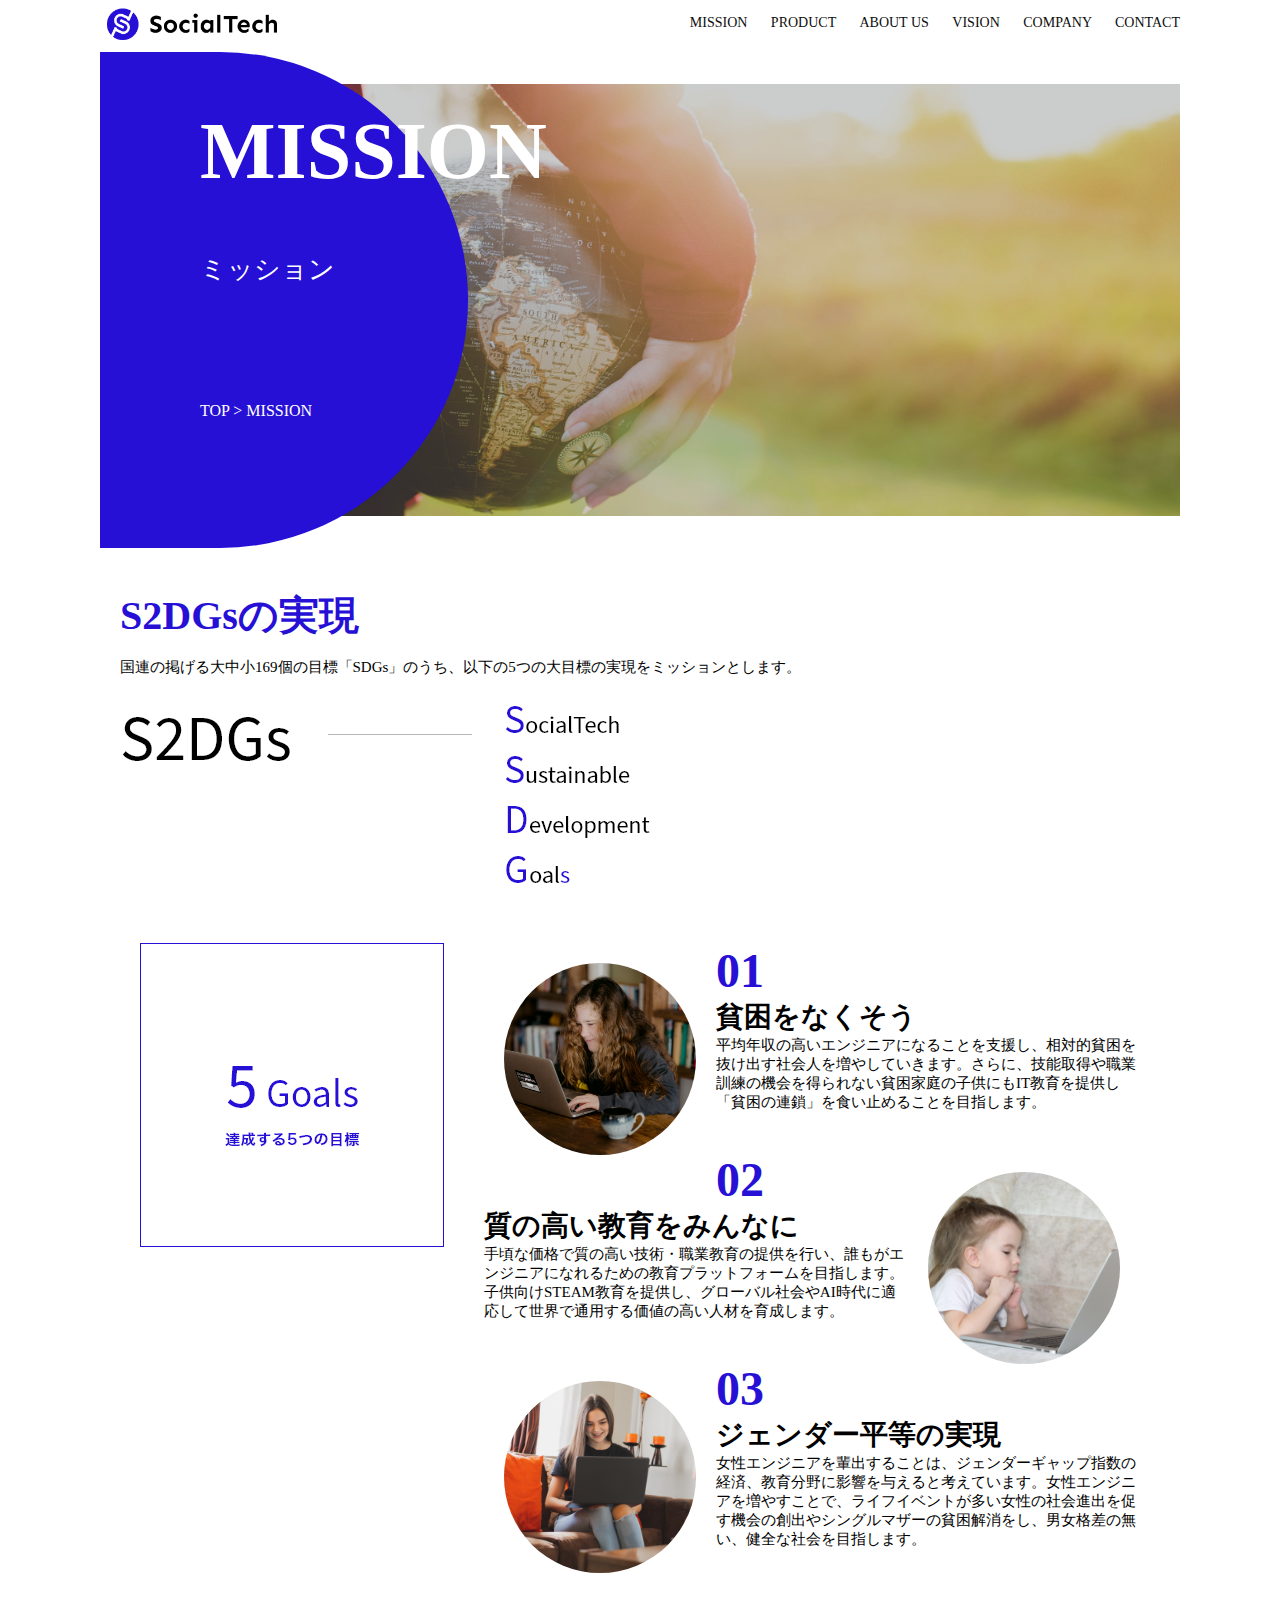
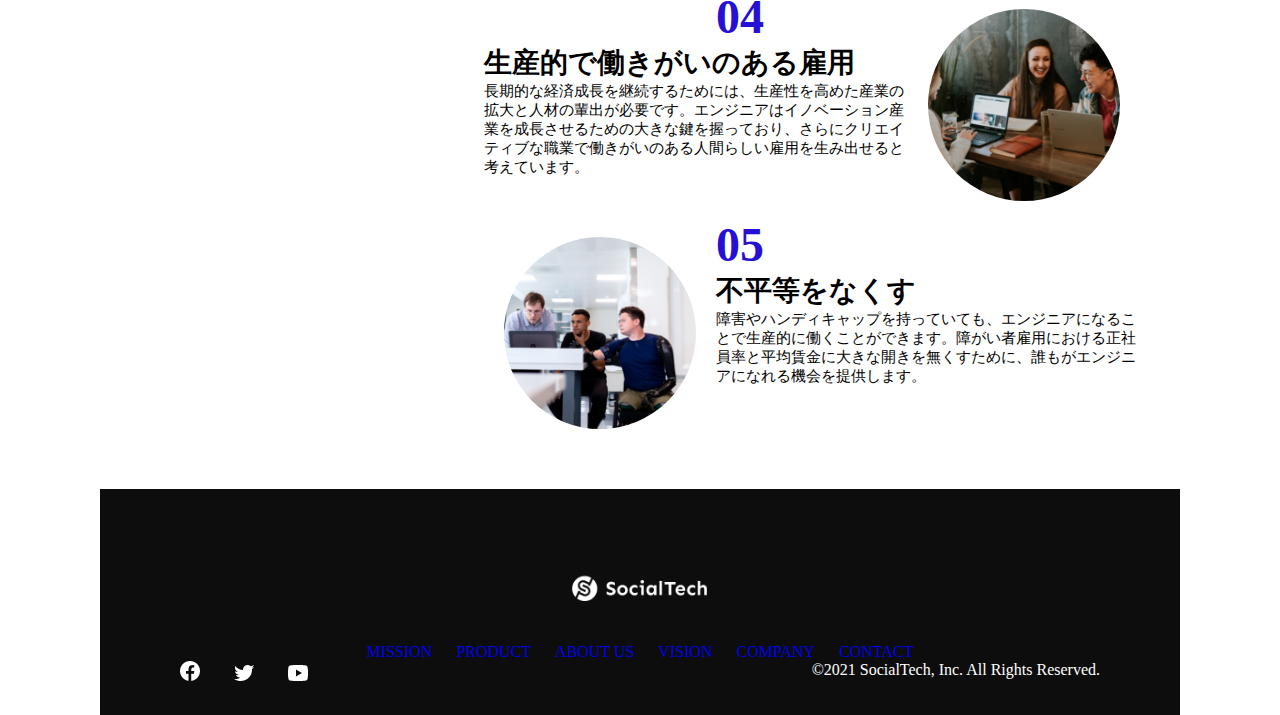
<file: kadai_tutorial_output/socialtech/mission.html>
<!DOCTYPE html>
<html>
    <head>
        <title>SocialTech - MISSION ミッション -</title>
        <meta charset="UTF-8">
        <meta name="description" content="SocialTechが目指す5つの目標（S2DGs）を紹介します">
        <meta name="viewport" content="width=device-width, initial-scale=1.0">
        <link rel="stylesheet" href="style.css">
    </head>

    <body>
        <!--ヘッダー-->
        <header>
        <!--ロゴ-->
        <a href="index.html" id="logo"><img src="images/logo.png" alt="トップページに戻る"></a>

        <!--PC用ナビゲーション-->
        <nav id="nav-pc">
            <a href="mission.html">MISSION</a>
            <a href="product.html">PRODUCT</a>
            <a href="index.html#aboutus">ABOUT US</a>
            <a href="index.html#vision">VISION</a>
            <a href="index.html#company">COMPANY</a>
            <a href="index.html#contact">CONTACT</a>
          </nav>
      
          <!-- スマホ用メニューボタン -->
          <img id="menu-sp" src="images/button-menu.png" alt="ナビゲーションを開く" onclick="document.getElementById('nav-sp').style.display = 'block'">
      
          <!-- スマホ用ナビゲーション -->
          <nav id="nav-sp">
            <img id="close" src="images/button-close.png" alt="ナビゲーションを閉じる" onclick="document.getElementById('nav-sp').style.display = 'none'">
            <a id="logo-sp" href="index.html" onclick="document.getElementById('nav-sp').style.display = 'none'"><img
                src="images/logo-sp.png" alt="トップページに戻る"></a>
            <a class="menu" href="mission.html" onclick="document.getElementById('nav-sp').style.display = 'none'">MISSION</a>
            <a class="menu" href="product.html" onclick="document.getElementById('nav-sp').style.display = 'none'">PRODUCT</a>
            <a class="menu" href="index.html#aboutus" onclick="document.getElementById('nav-sp').style.display = 'none'">ABOUT
              US</a>
            <a class="menu" href="index.html#vision"
              onclick="document.getElementById('nav-sp').style.display = 'none'">VISION</a>
            <a class="menu" href="index.html#company"
              onclick="document.getElementById('nav-sp').style.display = 'none'">COMPANY</a>
            <a class="menu" href="index.html#contact"
              onclick="document.getElementById('nav-sp').style.display = 'none'">CONTACT</a>
            <div id="sns">
              <a href="https://www.facebook.com/sejuku2013"><img src="images/button-facebook.png" alt="Facebookのリンク"></a>
              <a href="https://twitter.com/samuraijuku"><img src="images/button-twitter.png" alt="Twitterのリンク"></a>
              <a href="https://www.youtube.com/channel/UCCFOQO5aDK0xXam4cUQXT8g"><img src="images/button-youtube.png" alt="YouTubeのリンク"></a>
            </div>
          </nav>
        </header>
        <main>
          <article>
            <section id="mission-main">
                <div id="mission-title">
                  <h1>MISSION</h1>
                  <span>ミッション</span>
                  <div>TOP > MISSION</div>
                </div>
              </section>
              <section id="mission-s2dgs">
                <h2 class="mission-h2">S2DGsの実現</h2>
                <p>国連の掲げる大中小169個の目標「SDGs」のうち、以下の5つの大目標の実現をミッションとします。</p>
                <img src="images/mission/mission-s2dgs.png" alt="S2DGs">
              </section>
          </article>
          <section id="mission-5goals">
            <div>
              <img id="s2dgs-image" src="images/mission/mission-5goals.png" alt="5Goals">
            </div>
            <div>
                <div>
                  <img class="fivegoals-image-left" src="images/mission/mission-5goals01.png" alt="PCを操作する女の子">
                  <span class="fivegoals-number">01</span>
                  <h3 class="fivegoals-h3">貧困をなくそう</h3>
                  <p class="fivegoals-p">
                    平均年収の高いエンジニアになることを支援し、相対的貧困を抜け出す社会人を増やしていきます。さらに、技能取得や職業訓練の機会を得られない貧困家庭の子供にもIT教育を提供し「貧困の連鎖」を食い止めることを目指します。
                  </p>
                </div>
        
                <div>
                  <img class="fivegoals-image-right" src="images/mission/mission-5goals02.png" alt="PCを見つめる小さい女の子">
                  <span class="fivegoals-number">02</span>
                  <h3 class="fivegoals-h3">質の高い教育をみんなに</h3>
                  <p class="fivegoals-p">
                    手頃な価格で質の高い技術・職業教育の提供を行い、誰もがエンジニアになれるための教育プラットフォームを目指します。子供向けSTEAM教育を提供し、グローバル社会やAI時代に適応して世界で通用する価値の高い人材を育成します。
                  </p>
                </div>
        
                <div>
                  <img class="fivegoals-image-left" src="images/mission/mission-5goals03.png" alt="PCを操作する女性">
                  <span class="fivegoals-number">03</span>
                  <h3 class="fivegoals-h3">ジェンダー平等の実現</h3>
                  <p class="fivegoals-p">
                    女性エンジニアを輩出することは、ジェンダーギャップ指数の経済、教育分野に影響を与えると考えています。女性エンジニアを増やすことで、ライフイベントが多い女性の社会進出を促す機会の創出やシングルマザーの貧困解消をし、男女格差の無い、健全な社会を目指します。
                  </p>
                </div>
        
                <div>
                  <img class="fivegoals-image-right" src="images/mission/mission-5goals04.png" alt="笑顔で話し合う3人の男女">
                  <span class="fivegoals-number">04</span>
                  <h3 class="fivegoals-h3">生産的で働きがいのある雇用</h3>
                  <p class="fivegoals-p">
                    長期的な経済成長を継続するためには、生産性を高めた産業の拡大と人材の輩出が必要です。エンジニアはイノベーション産業を成長させるための大きな鍵を握っており、さらにクリエイティブな職業で働きがいのある人間らしい雇用を生み出せると考えています。
                  </p>
                </div>
        
                <div>
                  <img class="fivegoals-image-left" src="images/mission/mission-5goals05.png" alt="障害を持つ男性が生き生きと働く様子">
                  <span class="fivegoals-number">05</span>
                  <h3 class="fivegoals-h3">不平等をなくす</h3>
                  <p class="fivegoals-p">
                    障害やハンディキャップを持っていても、エンジニアになることで生産的に働くことができます。障がい者雇用における正社員率と平均賃金に大きな開きを無くすために、誰もがエンジニアになれる機会を提供します。
                  </p>
                </div>
              </div>
          </section>



          <footer>
            <div id="footer-logo">
              <img src="images/logo-sp.png" alt="SocialTech">
            </div>
            <div id="footer-link">
              <a href="mission.html">MISSION</a>
              <a href="product.html">PRODUCT</a>
              <a href="index.html#aboutus">ABOUT US</a>
              <a href="index.html#vision">VISION</a>
              <a href="index.html#company">COMPANY</a>
              <a href="index.html#contact">CONTACT</a>
            </div>
            <div id="sns-footer">
              <a href="https://www.facebook.com/sejuku2013"><img src="images/button-facebook.png" alt="Facebookのリンク"></a>
              <a href="https://twitter.com/samuraijuku"><img src="images/button-twitter.png" alt="Twitterのリンク"></a>
              <a href="https://www.youtube.com/channel/UCCFOQO5aDK0xXam4cUQXT8g"><img src="images/button-youtube.png" alt="YouTubeのリンク"></a>
              <span id="copyright">&copy;2021 SocialTech, Inc. All Rights Reserved. </span>
            </div>
            </footer>
        </main>

    </body>
</html>
</file>
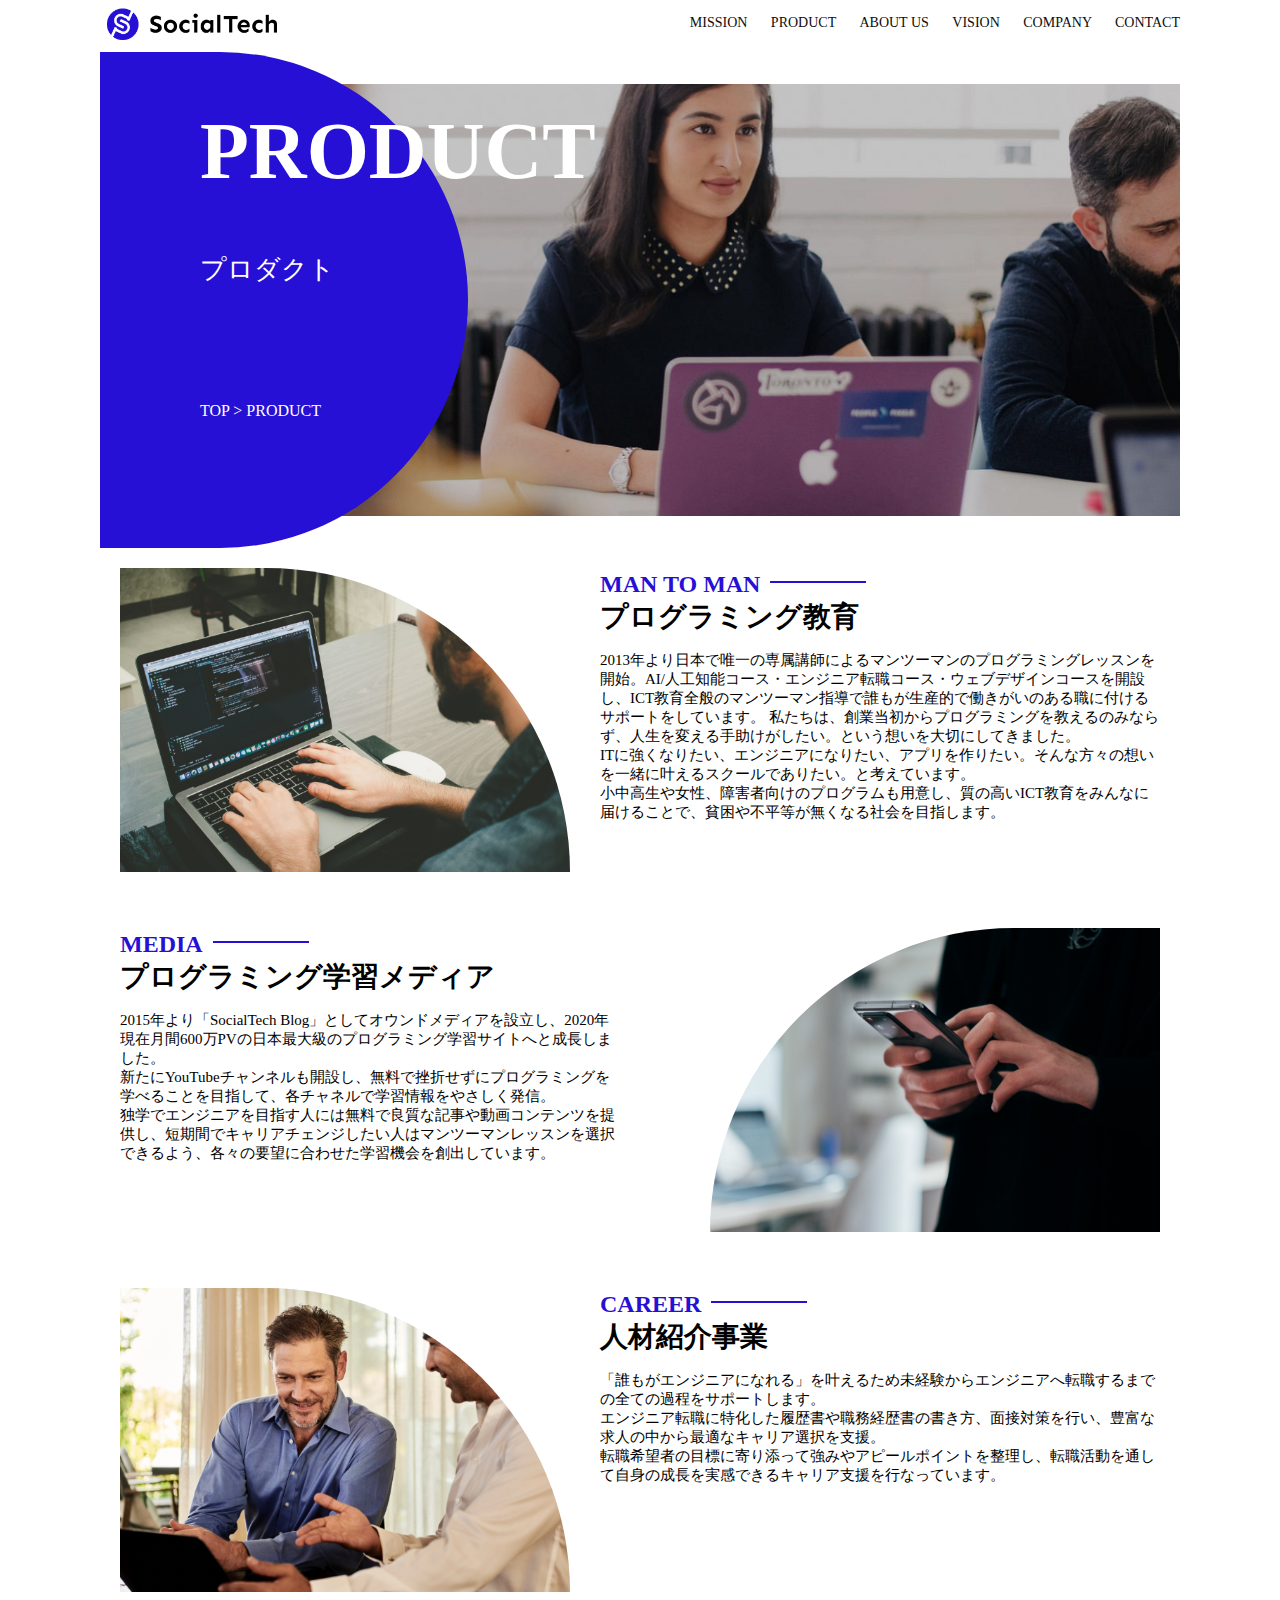
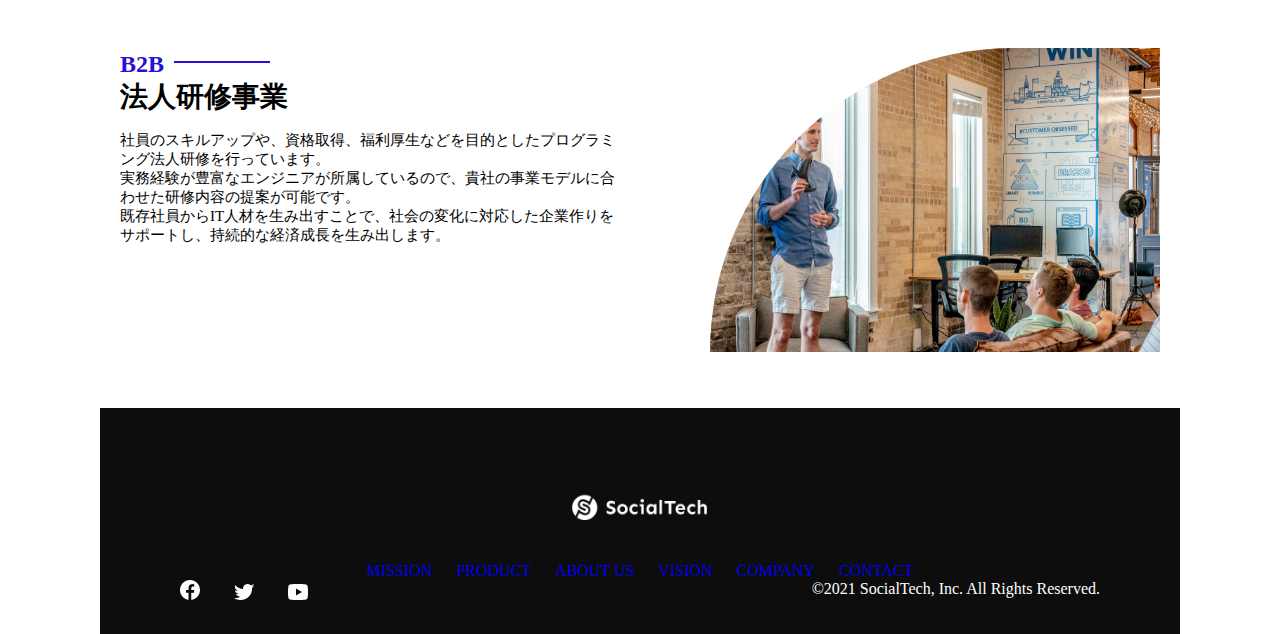
<file: kadai_tutorial_output/socialtech/product.html>
<!DOCTYPE html>
<html>
<head>
    <title>SocialTech -PRODUCT プロダクト</title>
  <meta charset="UTF-8">
  <meta name="description" content="SocialTechの4つのプロダクトを紹介します">
  <meta name="viewport" content="width=device-width, initial-scale=1.0">
  <link rel="stylesheet" href="style.css">
</head>

<body>
  <!-- ヘッダー -->
  <header>
    <!-- ロゴ -->
    <a href="index.html" id="logo"><img src="images/logo.png" alt="トップページに戻る"></a>

    <!-- PC用ナビゲーション -->
    <nav id="nav-pc">
      <a href="mission.html">MISSION</a>
      <a href="product.html">PRODUCT</a>
      <a href="index.html#aboutus">ABOUT US</a>
      <a href="index.html#vision">VISION</a>
      <a href="index.html#company">COMPANY</a>
      <a href="index.html#contact">CONTACT</a>
    </nav>

    <!-- スマホ用メニューボタン -->
    <img id="menu-sp" src="images/button-menu.png" alt="ナビゲーションを開く" onclick="document.getElementById('nav-sp').style.display = 'block'">

    <!-- スマホ用ナビゲーション -->
    <nav id="nav-sp">
      <img id="close" src="images/button-close.png" alt="ナビゲーションを閉じる" onclick="document.getElementById('nav-sp').style.display = 'none'">
      <a id="logo-sp" href="index.html" onclick="document.getElementById('nav-sp').style.display = 'none'"><img
          src="images/logo-sp.png" alt="トップページに戻る"></a>
      <a class="menu" href="mission.html" onclick="document.getElementById('nav-sp').style.display = 'none'">MISSION</a>
      <a class="menu" href="product.html" onclick="document.getElementById('nav-sp').style.display = 'none'">PRODUCT</a>
      <a class="menu" href="index.html#aboutus" onclick="document.getElementById('nav-sp').style.display = 'none'">ABOUT
        US</a>
      <a class="menu" href="index.html#vision"
        onclick="document.getElementById('nav-sp').style.display = 'none'">VISION</a>
      <a class="menu" href="index.html#company"
        onclick="document.getElementById('nav-sp').style.display = 'none'">COMPANY</a>
      <a class="menu" href="index.html#contact"
        onclick="document.getElementById('nav-sp').style.display = 'none'">CONTACT</a>
      <div id="sns">
        <a href="https://www.facebook.com/sejuku2013"><img src="images/button-facebook.png" alt="Facebookのリンク"></a>
        <a href="https://twitter.com/samuraijuku"><img src="images/button-twitter.png" alt="Twitterのリンク"></a>
        <a href="https://www.youtube.com/channel/UCCFOQO5aDK0xXam4cUQXT8g"><img src="images/button-youtube.png" alt="YouTubeのリンク"></a>
      </div>
    </nav>
  </header>
  <main>
    <article>
        <section id="product-main">
            <div id="product-title">
              <h1>PRODUCT</h1>
              <span>プロダクト</span>
              <div>TOP > PRODUCT</div>
            </div>
    </article>
    <section class="product-section1">
        <img src="images/product/product-mantoman.png" alt="PCでコードを書く男性">
        <div>
          <h2 class="product-h2">MAN TO MAN</h2>
          <h3 class="product-h3">プログラミング教育</h3>
          <p>
            2013年より日本で唯一の専属講師によるマンツーマンのプログラミングレッスンを開始。AI/人工知能コース・エンジニア転職コース・ウェブデザインコースを開設し、ICT教育全般のマンツーマン指導で誰もが生産的で働きがいのある職に付けるサポートをしています。
            私たちは、創業当初からプログラミングを教えるのみならず、人生を変える手助けがしたい。という想いを大切にしてきました。<br>ITに強くなりたい、エンジニアになりたい、アプリを作りたい。そんな方々の想いを一緒に叶えるスクールでありたい。と考えています。<br>小中高生や女性、障害者向けのプログラムも用意し、質の高いICT教育をみんなに届けることで、貧困や不平等が無くなる社会を目指します。
          </p>
        </div>
      </section>
      <section class="product-section2">
        <div>
          <h2 class="product-h2">MEDIA</h2>
          <h3 class="product-h3">プログラミング学習メディア</h3>
          <p>2015年より「SocialTech
            Blog」としてオウンドメディアを設立し、2020年現在月間600万PVの日本最大級のプログラミング学習サイトへと成長しました。<br>新たにYouTubeチャンネルも開設し、無料で挫折せずにプログラミングを学べることを目指して、各チャネルで学習情報をやさしく発信。<br>独学でエンジニアを目指す人には無料で良質な記事や動画コンテンツを提供し、短期間でキャリアチェンジしたい人はマンツーマンレッスンを選択できるよう、各々の要望に合わせた学習機会を創出しています。
          </p>
        </div>
        <img src="images/product/product-media.png" alt="スマートフォンを操作する人">
      </section>
      <section class="product-section1">
        <img src="images/product/product-career.png" alt="笑顔で話し合う2人の男性">
        <div>
          <h2 class="product-h2">CAREER</h2>
          <h3 class="product-h3">人材紹介事業</h3>
          <p>
            「誰もがエンジニアになれる」を叶えるため未経験からエンジニアへ転職するまでの全ての過程をサポートします。<br>エンジニア転職に特化した履歴書や職務経歴書の書き方、面接対策を行い、豊富な求人の中から最適なキャリア選択を支援。<br>転職希望者の目標に寄り添って強みやアピールポイントを整理し、転職活動を通して自身の成長を実感できるキャリア支援を行なっています。<br>
          </p>
        </div>
      </section>
      <section class="product-section2">
        <div>
          <h2 class="product-h2">B2B</h2>
          <h3 class="product-h3">法人研修事業</h3>
          <p>
            社員のスキルアップや、資格取得、福利厚生などを目的としたプログラミング法人研修を行っています。<br>実務経験が豊富なエンジニアが所属しているので、貴社の事業モデルに合わせた研修内容の提案が可能です。<br>既存社員からIT人材を生み出すことで、社会の変化に対応した企業作りをサポートし、持続的な経済成長を生み出します。
          </p>
        </div>
        <img src="images/product/product-b2b.png" alt="講演中の男性とそれを聴く人々">
      </section>
    </section>

    

    <footer>
      <div id="footer-logo">
        <img src="images/logo-sp.png" alt="SocialTech">
      </div>
      <div id="footer-link">
        <a href="mission.html">MISSION</a>
        <a href="product.html">PRODUCT</a>
        <a href="index.html#aboutus">ABOUT US</a>
        <a href="index.html#vision">VISION</a>
        <a href="index.html#company">COMPANY</a>
        <a href="index.html#contact">CONTACT</a>
      </div>
      <div id="sns-footer">
        <a href="https://www.facebook.com/sejuku2013"><img src="images/button-facebook.png" alt="Facebookのリンク"></a>
        <a href="https://twitter.com/samuraijuku"><img src="images/button-twitter.png" alt="Twitterのリンク"></a>
        <a href="https://www.youtube.com/channel/UCCFOQO5aDK0xXam4cUQXT8g"><img src="images/button-youtube.png" alt="YouTubeのリンク"></a>
        <span id="copyright">&copy;2021 SocialTech, Inc. All Rights Reserved. </span>
      </div>
    </footer>
  </main>
</body>

</html>
</file>
<file: kadai_012/style.css>
/* PC、スマホ共通スタイル */
body {
  font-family: "Source Sans Pro", "Hiragino Kaku Gothic ProN", Meiryo, Arial,
    sans-serif;
}

p {
  font-size: 15px;
}

/*================
PC用のスタイル 
=================*/
/* 横幅設定 */
body {
  max-width: 1080px;
  min-width: 960px;
  margin: 0 auto 0 auto;
}

/* ヘッダー */
header {
  display: flex;
  justify-content: space-between;
}

/* ナビゲーションのレイアウト */
#nav-pc {
  text-align: right;
  font-size: 14px;
  padding-top: 15px;
}

/* ナビゲーションのリンクの装飾設定 */
#nav-pc>a {
  text-decoration: none;
  margin-left: 20px;
}

#nav-pc>a:link {
  color: #0d0d0d;
}

#nav-pc>a:visited {
  color: #0d0d0d;
}

#nav-pc>a:hover {
  color: #0d0d0d;
  text-decoration: underline;
}

#nav-pc>a:active {
  color: #0d0d0d;
}

/* メインビジュアル*/
#main-visual {
  position: relative;
  height: 400px;
}

#main-message {
  position: absolute;
  top: 0;
  left: 0;
  background-color: #2710d5;
  color: #ffffff;
  border-radius: 0 0 476px 0;
  max-width: 620px;
  height: 100%;
  width: 100%;
  z-index: 11;
}

#main-message>h1 {
  font-size: 60px;
  font-weight: bold;
  margin: 100px 0 0 50px;
}

#main-message>p {
  font-size: 28px;
  margin: 0 0 0 50px;
}

#main-visual>img {
  max-width: 620px;
  border-radius: 476px 0 0 0;
  position: absolute;
  top: 0;
  right: 0;
  z-index: 10;
}

/* 見出し */
h2 {
  margin: 40px 0 0 0;
}

h2::after {
  content: url("images/line.png");
  margin-left: 10px;
}

h3 {
  font-size: 27px;
}

/* ミッション */
#mission {
  margin: 80px auto 80px auto;
  width: 100%;
}

#mission-flex {
  width: 100%;
  display: flex;
}

#mission-flex>div {
  width: 50%;
  margin: 20px;
}

#mission-photo {
  width: 100%;
}

#s2dgs {
  margin-top: 50px;
}

/* プロダクト */
#product {
  background-color: #fafafa;
  width: 100%;
  margin: 80px 0 80px 0;
  padding: 10px 40px 0px 40px;
}

/* 外枠 */
#product>div {
  margin-top: 40px;
  display: flex;
}

/* 左のカラム */
#product-left {
  width: 50%;
  margin-right: 20px;
}

/* 右のカラム */
#product-right {
  width: 50%;
  margin-left: 20px;
  margin-top: 80px;
}

/* 画像＋説明の枠 */
#product-left>div {
  position: relative;
  height: 480px;
  margin-right: 20px;
}

#product-right>div {
  position: relative;
  height: 480px;
  margin-left: 20px;
}

/* 画像 */
.product-photo {
  width: 100%;
}

/* 説明文の枠 */
.product-explain {
  background-color: #ffffff;
  position: absolute;
  left: 0;
  top: 280px;
  margin: 0 40px 0 40px;
  padding: 20px;
  box-shadow: 5px 5px 10px rgba(0, 0, 0, 0.05);
}

/* 説明文の英語 */
.product-explain>span {
  color: #2710d5;
  font-weight: bold;
  font-size: 16px;
  margin: 0;
}

/* 説明文の見出し */
.product-explain>h3 {
  margin: 5px 0 5px 0;
}

/* 説明文 */
.product-explain>p {
  margin: 0;
}

/* 「もっとみる」ボタン */
#product-more {
  margin: 0 auto -42px auto;
}

/* ABOUT US */
#aboutus {
  margin: 80px auto 80px auto;
}

/* 3つの組織文化と画像を入れる枠 */
#aboutus>div {
  display: flex;
}

/* 画像 */
.culture-img {
  width: 100%;
  align-self: flex-start;
}

.culture-img2 {
  margin-top: 50px;
  width: 100%;
}

/* 3つの組織文化の表 */
.culture-table {
  max-width: 500px;
  margin-right: 50px;
}

/* 番号 */
.culture-num {
  font-size: 80px;
  color: #2710d5;
  margin: 0 20px 0 0;
}

/* 組織文化英語 */
.culture-en {
  color: #2710d5;
  font-weight: bold;
  font-size: 24px;
  display: block;
}

/* 組織文化日本語 */
.culture-jp {
  font-size: 28px;
  font-weight: bold;
}

/* 説明文 */
.culture-description {
  margin: 0;
}

/* ビジョン */
#vision {
  margin: 80px auto 80px auto;
}

/* セクション内の外枠 */
#vision>div {
  width: 100%;
  display: flex;
  justify-content: space-between;
  flex-wrap: wrap;
}

/* 7つの行動指針の枠 */
.vision-box {
  width: 300px;
  height: 300px;
  margin-bottom: 30px;
  position: relative;
}

.vision-box>img {
  width: 100%;
  height: auto;
  position: absolute;
  top: 0;
  left: 0;
  z-index: 30;
}

.vision-box>span {
  position: absolute;
  top: 0;
  left: 0;
  z-index: 31;
  margin-right: 20px;
}

.vision-box>span>h4 {
  color: #2710d5;
  font-size: 19px;
  margin: 80px 0 0 0;
  Ï
}

.vision-box>span>h4::first-letter {
  font-size: 40px;
}

.vision-box>span>h5 {
  font-size: 20px;
  margin: 0 0 0 0;
}

.vision-box>span>p {
  margin: 10px 0 0 0;
}

/* CASES */
#cases {
  margin: 40px auto 40px auto;
  width:  100%;
}

ul {
  display: flex;
  list-style: none;
}

li {
  widows: 33%;
  margin: 20px;
}

.case-card {
  background-color: #FFFFFF;
  min-height: 400px;
  box-shadow: 5px 5px 15px rgba(0, 0, 0, 0.2);
}

.case-img {
  width: 100%;
}

.case-info {
  padding: 10px 10px 20px 20px;
}

.case-name {
  color: #2710d5;
  font-size: 19px;
}

.case-content {
  font-size: 14px;
}

/* 会社概要 */
#company {
  margin: 80px auto 80px auto;
}

#company-table {
  width: 100%;
}

.tableheader {
  text-align: left;
  padding: 20px;
  border-bottom-color: #2710d5;
  border-bottom-width: 1px;
  border-bottom-style: solid;
  width: 100px;
}

.tableheader-first {
  text-align: left;
  padding: 20px;
  border-bottom-color: #2710d5;
  border-bottom-width: 1px;
  border-bottom-style: solid;
  border-top-color: #2710d5;
  border-top-width: 1px;
  border-top-style: solid;
  width: 100px;
}

.cell {
  padding: 30px;
  border-bottom-color: #ececec;
  border-bottom-width: 1px;
  border-bottom-style: solid;
}

.cell-first {
  padding: 30px;
  border-bottom-color: #ececec;
  border-bottom-width: 1px;
  border-bottom-style: solid;
  border-top-color: #ececec;
  border-top-width: 1px;
  border-top-style: solid;
}

#company>iframe {
  width: 100%;
  height: 368px;
  margin-top: 40px;
}

/* お問い合わせ */
#contact {
  margin: 80px auto 80px auto;
}

/* 外枠 */
#contact>form>div {
  display: flex;
  flex-direction: row;
  flex-wrap: wrap;
  padding-bottom: 30px;
}

/* 左列の見出し */
.contact-heading {
  width: 240px;
  align-self: center;
}

/* 見出しのラベル */
.contact-label {
  font-weight: bold;
}

/* 必須 */
.contact-span {
  color: #ce2222;
  margin: 0 0 0 20px;
  font-weight: bold;
}

/* テキストボックス */
.contact-textbox {
  border-top: 0;
  border-left: 0;
  border-right: 0;
  border-bottom-width: 1px;
  border-bottom-color: #707070;
  border-bottom-style: solid;
  background-color: #fafafa;
  width: 400px;
  height: 56px;
}

/* お問い合わせ内容のテキストエリア */
.contact-textarea {
  border-top: 0;
  border-left: 0;
  border-right: 0;
  border-bottom-width: 1px;
  border-bottom-color: #707070;
  border-bottom-style: solid;
  background-color: #fafafa;
  width: 400px;
  height: 200px;
}

/* 個人情報の取り扱い */
details {
  width: 700px;
}

details>div {
  background-color: #fafafa;
  padding: 20px;
}

details>div>span {
  font-weight: bold;
}

/* フッター */
footer {
  background-color: #0d0d0d;
  text-align: center;
  padding: 80px 80px 30px 80px;
}

#footer-logo {
  margin-bottom: 30px;
}

#footer-link {
  margin-bottom: 50px;
}
#footer-link > a {
  text-decoration: none;
  margin: 10px;
}
#footer-link > a:link {
  color: #ffffff;
}
#footer-link > a:visited {
  color: #ffffff;
}
#footer-link > a:hover {
  color: #ffffff;
  text-decoration: underline;
}
#footer-link > a:active {
  color: #ffffff;
}

#sns-footer {
  text-align: left;
  width: 100%;
}

#sns-footer > a {
  margin-right: 30px;
}

#copyright {
  color: #ffffff;
  float: right;
}
</file>
<file: kadai_tutorial_output/socialtech/style.css>
*/ PC、スマホ共通スタイル */
body {
    font-family: "Source Sans Pro", "Hiragino Kaku Gothic ProN", Meiryo, Arial,
        sans-serif;
}

p {
    font-size: 15px;
}

.arrow-right {
    color: #2710d5;
}

#submit {
    margin-top: 50px;
}

/*================
 PC用のスタイル
=================*/
@media screen and (min-width: 768px) {
/* 横幅設定 */
body {
    max-width: 1080px;
    min-width: 900px;
    margin: 0 auto 0 auto;
}

/* ヘッダー */
header {
    display: flex;
    justify-content: space-between;
}

/* ナビゲーションのレイアウト */
#nav-pc {
    font-size: 14px;
    padding-top: 15px;
}

/* ナビゲーションのリンクの装飾設定 */
#nav-pc > a {
    text-decoration: none;
    margin-left: 20px;
}
#nav-pc > a:link {
    color: #0d0d0d;
}

#nav-pc > a:visited {
    color: #0d0d0d;
}
    
#nav-pc > a:hover {
     color: #0d0d0d;
    text-decoration: underline;
}

#nav-pc > a:active {
        color: #0d0d0d;
}


 /* スマホ用ナビを非表示 */
    #nav-sp,
    #menu-sp {
    display: none;
}

/* メインビジュアル*/
    #main-visual {
    position: relative;
    height: 400px;
}

#main-message {
    position: absolute;
    top: 0;
    left: 0;
    background-color: #2710d5;
    color: #ffffff;
    border-radius: 0 0 476px 0;
    max-width: 620px;
    height: 100%;
    width: 100%;
    z-index: 11;
}
#main-message > h1 {
    font-size: 60px;
    font-weight: bold;
margin: 100px 0 0 50px;
}

#main-message > p {
    font-size: 28px;
    margin: 0 0 0 50px;
}

#main-visual > img {
    max-width: 620px;
    border-radius: 476px 0 0 0;
    position: absolute;
    top: 0;
    right: 0;
    z-index: 10;
}

/*見出し*/
h2 {
    margin: 40px 0 0 0;
}

h2::after {
    content: url("images/line.png");
    margin-left: 10px;
}

h3 {
    font-size: 27px;
}

/* ミッション */
#mission {
    margin: 80px auto 80px auto;
    width: 100%;
}

#mission-flex {
    width: 100%;
    display: flex;
}

#mission-flex > div {
    width: 50%;
    margin: 20px;
}
  
#mission-photo {
    width: 100%;
}
  
#s2dgs {
    margin-top: 50px;
    width: 100%;
}

/* プロダクト */
#product {
    background-color: #fafafa;
    margin: 80px 0 80px 0;
    padding: 10px 40px 0px 40px;
}   

/* 外枠 */
#product > div {
    margin-top: 40px;
    display: flex;
}   

/* 左のカラム */
#product-left {
    width: 50%;
    margin-right: 20px;
}  

/* 右のカラム */
#product-right {
    width: 50%;
    margin-left: 20px;
    margin-top: 80px;
}

/* 画像＋説明の枠 */
#product-left > div {
    position: relative;
    height: 480px;
    margin-right: 20px;
}

#product-right > div {
    position: relative;
    height: 480px;
    margin-left: 20px;
}

/* 画像 */
.product-photo {
    width: 100%;
}

/* 説明文の枠 */
.product-explain {
    background-color: #ffffff;
    position: absolute;
    left: 0;
    top: 280px;
    margin: 0 40px 0 40px;
    padding: 20px;
    box-shadow: 5px 5px 10px rgba(0, 0, 0, 0.05);
}
  
/* 説明文の英語 */
.product-explain > span {
    color: #2710d5;
    font-weight: bold;
    font-size: 16px;
    margin: 0;
}
  
/* 説明文の見出し */
.product-explain > h3 {
    font-size: 20px;
    margin: 5px 0 5px 0;
}
  
/* 説明文 */
.product-explain > p {
    font-size: 14px;
    margin: 0;
}
  
/* 「もっとみる」ボタン */
#product-more {
    margin: 0 auto -42px auto;
}

/* ABOUT US */
#aboutus {
    margin: 80px auto 80px auto;
}

/* 3つの組織文化と画像を入れる枠 */
#aboutus > div {
    display: flex;
}

/* 画像 */
.culture-img {
    width: 100%;
    align-self: flex-start;
}

.culture-img2 {
    margin-top: 50px;
    width: 100%;
}

/* 3つの組織文化の表 */
.culture-table {
    margin-right: 50px;
}

/* 番号 */
.culture-num {
    font-size: 80px;
    color: #2710d5;
    margin: 0 20px 0 0;
}

/* 組織文化英語 */
.culture-en {
    color: #2710d5;
    font-weight: bold;
    font-size: 24px;
    display: block;
}

/* 組織文化日本 */
.culture-jp {
    font-size: 28px;
    font-weight: bold;
}

/* 説明文 */
.culture-description {
    margin: 0;
}

/* ビジョン */
#vision {
    margin: 80px outo 80px auto;
}

/* セクション内の外枠 */
#vision > div {
    width: 100%;
    display: flex;
    justify-content: space-between;
    flex-wrap: wrap;
}

/* 7つの行動指針の枠 */
.vision-box {
    width: 300px;
    height: 300px;
    margin-bottom: 30px;
    position: relative;
}

.vision-box > img {
    width: 100%;
    height: auto;
    position: absolute;
    top: 0;
    left: 0;
    z-index: 30;
}

.vision-box > span {
    position: absolute;
    top: 0;
    left: 0;
    z-index: 31;
    margin-right: 20px
}

.vision-box >span >h4 {
    color: #2710d5;
    font-size: 19px;
    margin: 80px 0 0 0;
}

.vision-box >span >h4::first-letter {
    font-size: 40px;
}

.vision-box >span >h5 {
    font-size: 20px;
    margin: 0 0 0 0;
}

.vision-box > span >p {
    margin: 10px 0 0 0;
}

/* 会社概要 */
#company {
    margin: 80px auto 80px auto;
}

#company-table {
    width: 100%;
}

.tableheader {
    text-align: left;
    padding: 20px;
    border-bottom-color: #2710d5;
    border-bottom-width: 1px;
    border-bottom-style: solid;
    width: 100px;
}

.tableheader-first {
    text-align: left;
    padding: 20px;
    border-bottom-color: #2710d5;
    border-bottom-width: 1px;
    border-bottom-style: solid;
    border-top-color: #2710d5;
    border-top-width: 1px;
    border-top-style: solid;
    width: 100px;
}

.cell {
    padding: 30px;
    border-bottom-color: #ececec;
    border-bottom-width: 1px;
    border-bottom-style: solid;
}

.cell-first {
    padding: 30px;
    border-bottom-color: #ececec;
    border-bottom-width: 1px;
    border-bottom-style: solid;
    border-top-color: #ececec;
    border-top-width: 1px;
    border-top-style: solid;
}

#company > iframe {
    width: 100%;
    height: 368px;
    margin-top: 40px;
}

/* お問い合わせ */
#contact {
    margin: 80px auto 80px auto;
}

/* 外枠 */
#contact > form > div {
    display: flex;
    flex-direction: row;
    flex-wrap: wrap;
    padding-bottom: 30px;
}

/* 左列の見出し */
.contact-heading {
    width: 240px;
    align-self: center;
}

/* 見出しのラベル */
.contact-label {
    font-weight: bold;
}

/* 必須 */
.contact-span {
    color: #ce2222;
    margin: 0 0 0 20px;
    font-weight: bold;
}

/* テキストボックス */
.contact-textbox {
    border-top: 0;
    border-left: 0;
    border-right: 0;
    border-bottom-width: 1px;
    border-bottom-color: #707070;
    border-bottom-style: solid;
    background-color: #fafafa;
    width: 400px;
    height: 56px;
}

/* お問い合わせ内容のテキストエリア */
.contact-textarea {
    border-top: 0;
    border-left: 0;
    border-right: 0;
    border-bottom-width: 1px;
    border-bottom-color: #707070;
    border-bottom-style: solid;
    background-color: #fafafa;
    width: 400px;
    height: 200px;
}

/* 個人情報の取り扱い */
details {
    width: 700px;
}

details > div {
    background-color: #fafafa;
    padding: 20px;
} 

details > div > span {
    font-weight: bold;
}

/* フッター */
footer {
    background-color: #0d0d0d;
    text-align: center;
    padding: 80px 80px 30px 80px;
}

#footer-logo {
    margin-bottom: 30px;
}

#ooter-link {
    margin-bottom: 50px;
}

#footer-link > a {
    text-decoration: none;
    margin: 10px;
}

/* 訪問済リンク */
#footer-link > a link {
    color: #ffffff;
}

/* 訪問済リンク */
#footer-link > a:visited {
    color: #ffffff;
}

/* マウスカーソルがリンクに重なったとき */
#footer-link > a:hover {
    color: #ffffff;
    text-decoration: underline;
}

/* クリック時 */
#footer-link >a:active{
    color: #ffffff;
}

#sns-footer {
    text-align: left;
    width: 100%;
}

#sns-footer > a {
    margin-right: 30px;
}

#copyright {
    color: #ffffff;
    float: right;
}

/* mission.html用スタイル */
/* ミッションのメインビジュアル */
#mission-main {
    height: 496px;
    width: 100%;
    background-image: url("images/mission/mission-main.png");
    background-repeat: no-repeat;
    background-position-y: center;
}

#mission-title {
    background-color: #2710d5;
    width: 368px;
    color: #ffffff;
    height: 496px;
    border-radius: 0 248px 248px 0;
    position: relative;
}

#mission-title > h1 {
    position: absolute;
    top: 0;
    left: 100px;
    font-size: 80px;
}

#mission-title > span {
    position: absolute;
    top: 200px;
    left: 100px;
    font-size: 26px;
}

#mission-title > div {
    position: absolute;
    top: 350px;
    left: 100px;
    font-size: 16px;
}


/* mission.html用スタイル */
/* ミッションのメインビジュアル */
#mission-main {
    height: 496px;
    width: 100%;
    background-image: url("images/mission/mission-main.png");
    background-repeat: no-repeat;
    background-position-y: center;
}

#mission-title {
    background-color: #2710d5;
    width: 368px;
    color: #ffffff;
    height: 496px;
    border-radius: 0 248px 248px 0;
    position: relative;
}
#mission-title > h1 {
    position: absolute;
    top: 0;
    left: 100px;
    font-size: 80px;
}

#mission-title > span {
    position: absolute;
    top: 200px;
    left: 100px;
    font-size: 26px;
}

#mission-title > div {
    position: absolute;
    top: 350px;
    left: 100px;
    font-size: 16px;
}

#mission-s2dgs {
    width: 100%;
    margin: 20px;
}

.mission-h2 {
    color: #2710d5;
    font-size: 40px;
}

.mission-h2::after {
    content: none;
}

#mission-5goals {
    margin: 20px;
    display: flex;
}

#mission-5goals > div {
    flex-grow: 1;
    padding: 20px;
}

#mission-5goals > div > div {
    margin-bottom: 40px;
}

.fivegoals-image-right {
    float: right;
    margin: 20px;
}

.fivegoals-image-left {
    float: left;
    margin: 20px;
}

.fivegoals-number {
    color: #2710d5;
    font-size: 48px;
    font-weight: bold;
    margin: 0;
}

.fivegoals-h3 {
    font-size: 28px;
    margin: 0;
}

.fivegoals-p {
    margin: 0;
}

#mission-5goals {
    margin: 20px;
    display: flex;
  }

  #mission-5goals > div {
    flex-grow: 1;
    padding: 20px;
  }

  #mission-5goals > div > div {
    margin-bottom: 40px;
  }

  .fivegoals-image-right {
    float: right;
    margin: 20px;
  }

  .fivegoals-image-left {
    float: left;
    margin: 20px;
  }

  .fivegoals-number {
    color: #2710d5;
    font-size: 48px;
    margin: 0;
  }

  .fivegoals-h3 {
    font-size: 28px;
    margin: 0;
  }

  .fivegoals-p {
    margin: 0;
  }
   /* プロダクトページ */
   #product-main {
    height: 496px;
    width: 100%;
    background-image: url("images/product/product-main.png");
    background-repeat: no-repeat;
    background-position-y: center;
  }

  #product-title {
    background-color: #2710d5;
    width: 368px;
    color: #ffffff;
    height: 496px;
    border-radius: 0 248px 248px 0;
    position: relative;
  }
  #product-title > h1 {
    position: absolute;
    top: 0;
    left: 100px;
    font-size: 80px;
  }

  #product-title > span {
    position: absolute;
    top: 200px;
    left: 100px;
    font-size: 26px;
  }

  #product-title > div {
    position: absolute;
    top: 350px;
    left: 100px;
    font-size: 16px;
  }

     /* セクション1 */
     .product-section1 {
        position: relative;
        margin: 20px;
        height: 340px;
      }
    
      .product-section1 > img {
        position: absolute;
        top: 0;
        left: 0;
        width: 450px;
        margin: 0 40px 30px 0;
        border-radius: 0 432px 0 0;
      }
    
      .product-section1 > div {
        position: absolute;
        top: 0;
        left: 480px;
      }
    
      /* セクション2 */
      .product-section2 {
        position: relative;
        margin: 20px;
        height: 340px;
      }
    
      .product-section2 > img {
        position: absolute;
        top: 0;
        right: 0;
        width: 450px;
        margin: 0 0 30px 40px;
        border-radius: 432px 0 0 0;
      }
    
      .product-section2 > div {
        width: 500px;
        position: absolute;
        top: 0;
        left: 0;
      }
    
      .product-h2 {
        color: #2710d5;
        font-size: 24px;
        margin: 0;
      }
    
      .product-h3 {
        font-size: 28px;
        margin: 0;
      }

}

/*====================
スマートフォン用のスタイル
=====================*/
@media screen and (max-width: 767px) {
body {
    min-width: 375px;
    margin: 0;
}
  
/* PC用ナビゲーション非表示 */
#nav-pc {
    display: none;
}
  
/* ハンバーガーメニュー */
#menu-sp {
    float: right;
    padding: 0;
}

/* スマホ用ナビゲーションの表示切替 */
/* 初期状態、レイアウトと非表示設定 */
#nav-sp {
    background-color: #2710d5;
    position: absolute;
    left: 0;
    top: 0;
    height: 100%;
    width: 100%;
    display: none;
    z-index: 100;
}

/* ×ボタン */
#close {
    position: absolute;
    top: 20px;
    right: 20px;
}

/* ナビゲーションメニュー用ロゴ */
#logo-sp {
    margin: 80px 0 30px 20px;
}

/* ナビゲーションのリンクの装飾設定 */
#nav-sp > a {
    display: block;
}

#nav-sp > a:link {
    color: #ffffff;
}

#nav-sp > a:visited {
    color: #ffffff;
}

#nav-sp > a:hover {
    color: #ffffff;
    text-decoration: underline;
}

#nav-sp > a:active {
    color: #ffffff;
}

#nav-sp > .menu {
    text-decoration: none;
    display: block;
    margin: 0 20px 0 20px;
    height: 44px;
    font-size: 16px;
    background-image: url("images/arrow.png");
    background-repeat: no-repeat;
    background-position: right top;
}

#sns {
    position: absolute;
    bottom: 20px;
    left: 20px;
}

#sns > a {
    margin-right: 30px;
}

/* メインビジュアル */
   #main-visual {
    position: relative;
    height: 470px;
    width: 100%;
    overflow: hidden;
}

#main-visual > div {
    position: absolute;
    top: 0;
    left: 0;
    background-color: #2710d5;
    color: white;
    border-radius: 0 0 476px 0;
    text-align: center;
    height: 280px;
    width: 100%;
    z-index: 11;
}

  #main-visual > div > h1 {
    font-size: 28px;
    margin: 90px 0 0 0;
}

#main-visual > div > p {
    margin: 0;
}

#main-visual > img {
    width: 100%;
    border-radius: 476px 0 0 0;
    z-index: 10;
    position: absolute;
    bottom: 0;
    right: 0;
}
/* 見出し */
h2::after {
    content: url("images/line.png");
    margin-left: 10px;
}
  
h3 {
    font-size: 24px;
    margin: 10px 0 0 0;
}

/* ミッション */
   #mission {
    margin: 20px;
}

#mission-photo {
    width: 100%;
}

#s2dgs {
    width: 100%;
}
  
/* プロダクト */
   #product {
    background-color: #fafafa;
    padding-top: 10px;
}

#product h2 {
    margin-left: 20px;
}

/* 外枠 */
/* 左右のカラム　スマホでは縦並び */
  #product-left,
  #product-right {
    margin-right: 20px;
    margin-left: 20px;
}

/* 画像＋説明の枠 */
#product-left > div,
#product-right > div {
    position: relative;
    height: 540px;
}
   
/* 説明文の枠 */
.product-explain {
    background-color: #ffffff;
    position: absolute;
    left: 0;
    bottom: 50px;
    padding: 20px;
    box-shadow: 5px 5px 10px rgba(0, 0, 0, 0.05);
}
   
.product-explain > span {
    color: #2710d5;
    font-weight: bold;
    font-size: 16px;
    margin: 0px;
}
   
.product-explain > h3 {
    margin: 10px 0 10px 0;
}

/* 画像 */
   .product-photo {
    width: 100%;
}

#product-more > img {
    margin: 0 0 -42px 20px;
}

/* ABOUT US */
#aboutus {
    margin: 80px 20px 80px 20px;
}
    
#aboutus > div {
    display: flex;
    flex-direction: column;
}
    
.culture-table {
    width: 100%;
    padding-right: 20px;
    order: 2;
}

.culture-img {
    width: 100%;
    order: 1;
}
    
.culture-img2 {
    width: 100%;
}

.culture-num {
    font-size: 80px;
    color: #2710d5;
}
    
.culture-en {
    color: #2710d5;
    font-weight: bold;
    font-size: 24px;
    display: block;
}
    
.culture-jp {
    display: block;
}
    
.culture-description {
     margin: 0;
}

/* ビジョン */
#vision {
    margin: 80px 20px 80px 20px;
}

.vision-box {
    width: 300px;
    height: 300px;
    margin-bottom: 30px;
    position: relative;
}

.vision-box > img {
    width: 100%;
    height: auto;
    position: absolute;
    top: 0;
    left: 0;
    z-index: 30;
}

.vision-box > span {
    position: absolute;
    top: 0;
    left: 0;
    z-index: 31;
    margin-right: 20px;
}

.vision-box > span > h4 {
    color: #2710d5;
    font-size: 19px;
    margin: 60px 0 0 0;
}

.vision-box > span > h5 {
    font-size: 20px;
    margin: 0 0 0 0;
}

.vision-box > span > p {
    margin: 10px 0 0 0;
}

/* 会社概要 */
#company {
    margin: 0 20px 0 20px;
}
    
#company > h3 {
    margin-bottom: 20px;
}

#company > table {
    width: 100%;
  }

  .tableheader-first {
    text-align: left;
    padding: 20px;
    border-bottom-color: #2710d5;
    border-bottom-width: 1px;
    border-bottom-style: solid;
    border-top-color: #2710d5;
    border-top-width: 1px;
    border-top-style: solid;
    width: 50px;
  }
  .tableheader {
    text-align: left;
    padding: 20px;
    border-bottom-color: #2710d5;
    border-bottom-width: 1px;
    border-bottom-style: solid;
    width: 50px;
  }

  .cell {
    padding: 20px;
    border-bottom-color: #ececec;
    border-bottom-width: 1px;
    border-bottom-style: solid;
  }
  .cell-first {
    padding: 20px;
    border-bottom-color: #ececec;
    border-bottom-width: 1px;
    border-bottom-style: solid;
    border-top-color: #ececec;
    border-top-width: 1px;
    border-top-style: solid;
  }

  #company > iframe {
    width: 100%;
    height: 240px;
    margin: 40px 0 0 0;
  }

/* お問い合わせ */
#contact {
    margin:  80px 20px 80px 20px;
}

#contact > h3 {
    margin-bottom: 20px;
}

#contact > form > div {
    margin-bottom: 20px;
}

.contact-heading {
    margin-bottom: 20px;
}
/* ラベル */
.contact-label {
    font-family: bold;
}

/* 必須 */
.contact-span {
    color: #ce2222;
    margin: 0 0 0 20px;
    font-weight: bold;
}

.contact-textbox {
    height: 56px;
    border-top: 0;
    border-left: 0;
    border-right: 0;
    background-color: #fafafa;
    border-bottom-color: #707070;
    border-style: solid;
    min-width: 300px;
    width: 100%;
}

.contact-textarea {
    height: 150px;
    border-top: 0;
    border-left: 0;
    border-right: 0;
    background-color: #fafafa;
    width: 100%;
}

.radiobutton {
    margin-bottom: 20px;
}

.radiobutton + label::after {
content: "\A";
white-space: pre;
}

/* フッター */
footer {
    background-color: #0d0d0d;
    padding: 30px 20px 50px 20px;
}

 #footer-logo {
    margin-bottom: 30px;
}

#footer-link {
    margin-bottom: 50px;
}

#footer-link > a {
    text-decoration: none;
    margin: 0 20px 30px 0;
    display: block;
    background-image: url("images/arrow.png");
    background-repeat: no-repeat;
    background-position: right top;
}

#footer-link > a:link {
    color: #ffffff;
}

#footer-link > a:visited {
    color: #ffffff;
}

#footer-link > a:hover {
    color: #ffffff;
    text-decoration: underline;
}

#footer-link > a:active {
     color: #ffffff;
}

#sns-footer > a {
    margin-right: 30px;
}
 
#copyright {
    font-size: 12px;
    display: block;
    margin-top: 30px;
    color: #ffffff;
}

   /* mission.html用スタイル */
   /* ミッションのメインビジュアル */
   #mission-main {
    height: 256px;
    width: 100%;
    background-image: url("images/mission/mission-main.png");
    background-repeat: no-repeat;
    background-position-y: center;
    background-size: auto 208px;
  }

  #mission-title {
    background-color: #2710d5;
    width: 136px;
    color: #ffffff;
    height: 256px;
    border-radius: 0 248px 248px 0;
    position: relative;
  }
  #mission-title > h1 {
    position: absolute;
    top: 0;
    left: 20px;
    font-size: 40px;
  }

  #mission-title > span {
    position: absolute;
    top: 110px;
    left: 20px;
    font-size: 18px;
  }

  #mission-title > div {
    position: absolute;
    top: 180px;
    left: 20px;
    font-size: 13px;
  }

     /* ミッションページ　S2DGSの設定 */
     #mission-s2dgs {
        margin: 20px;
      }
    
      .mission-h2 {
        color: #2710d5;
        font-size: 38px;
        margin: 0px;
      }
    
      .mission-h2::after {
        content: none;
      }
    
      #mission-s2dgs > img {
        width: 100%;
      }

         /* ミッションページ　5Goalsの設定 */
   #mission-5goals {
    margin: 20px;
  }

  #mission-5goals > div > div {
    margin-bottom: 40px;
  }

  #s2dgs-image {
    width: 100%;
  }
  .fivegoals-image-right {
    margin: 20px auto 20px auto;
    display: block;
  }

  .fivegoals-image-left {
    margin: 20px auto 20px auto;
    display: block;
  }

  .fivegoals-number {
    color: #2710d5;
    font-size: 48px;
    margin: 0;
  }

  .fivegoals-h3 {
    font-size: 28px;
    margin: 0;
  }
  .fivegoals-p {
    margin: 0;
  }

    /* プロダクトページ */
    #product-main {
        height: 256px;
        width: 100%;
        background-image: url("images/product/product-main.png");
        background-repeat: no-repeat;
        background-position-y: center;
        background-size: auto 208px;
      }
      #product-title {
        background-color: #2710d5;
        width: 136px;
        color: #ffffff;
        height: 256px;
        border-radius: 0 248px 248px 0;
        position: relative;
      }
      #product-title > h1 {
        position: absolute;
        top: 0;
        left: 20px;
        font-size: 40px;
      }
      #product-title > span {
        position: absolute;
        top: 110px;
        left: 20px;
        font-size: 18px;
      }
      #product-title > div {
        position: absolute;
        top: 180px;
        left: 20px;
        font-size: 13px;
      }
      .product-section1 {
        margin: 20px;
      }
    
      .product-section1 > img {
        width: 100%;
        border-radius: 0 300px 0 0;
      }
      
      .product-section2 {
        margin: 20px;
        display: flex;
        flex-direction: column;
      }
    
      .product-section2 > img {
        order: 1;
        width: 100%;
        border-radius: 300px 0 0 0;
      }
    
      .product-section2 > div {
        order: 2;
      }
    
      .product-h2 {
        color: #2710d5;
        font-size: 24px;
        margin: 0;
      }
    
      .product-h3 {
        font-size: 28px;
        margin: 0;
      }
    }
</file>
